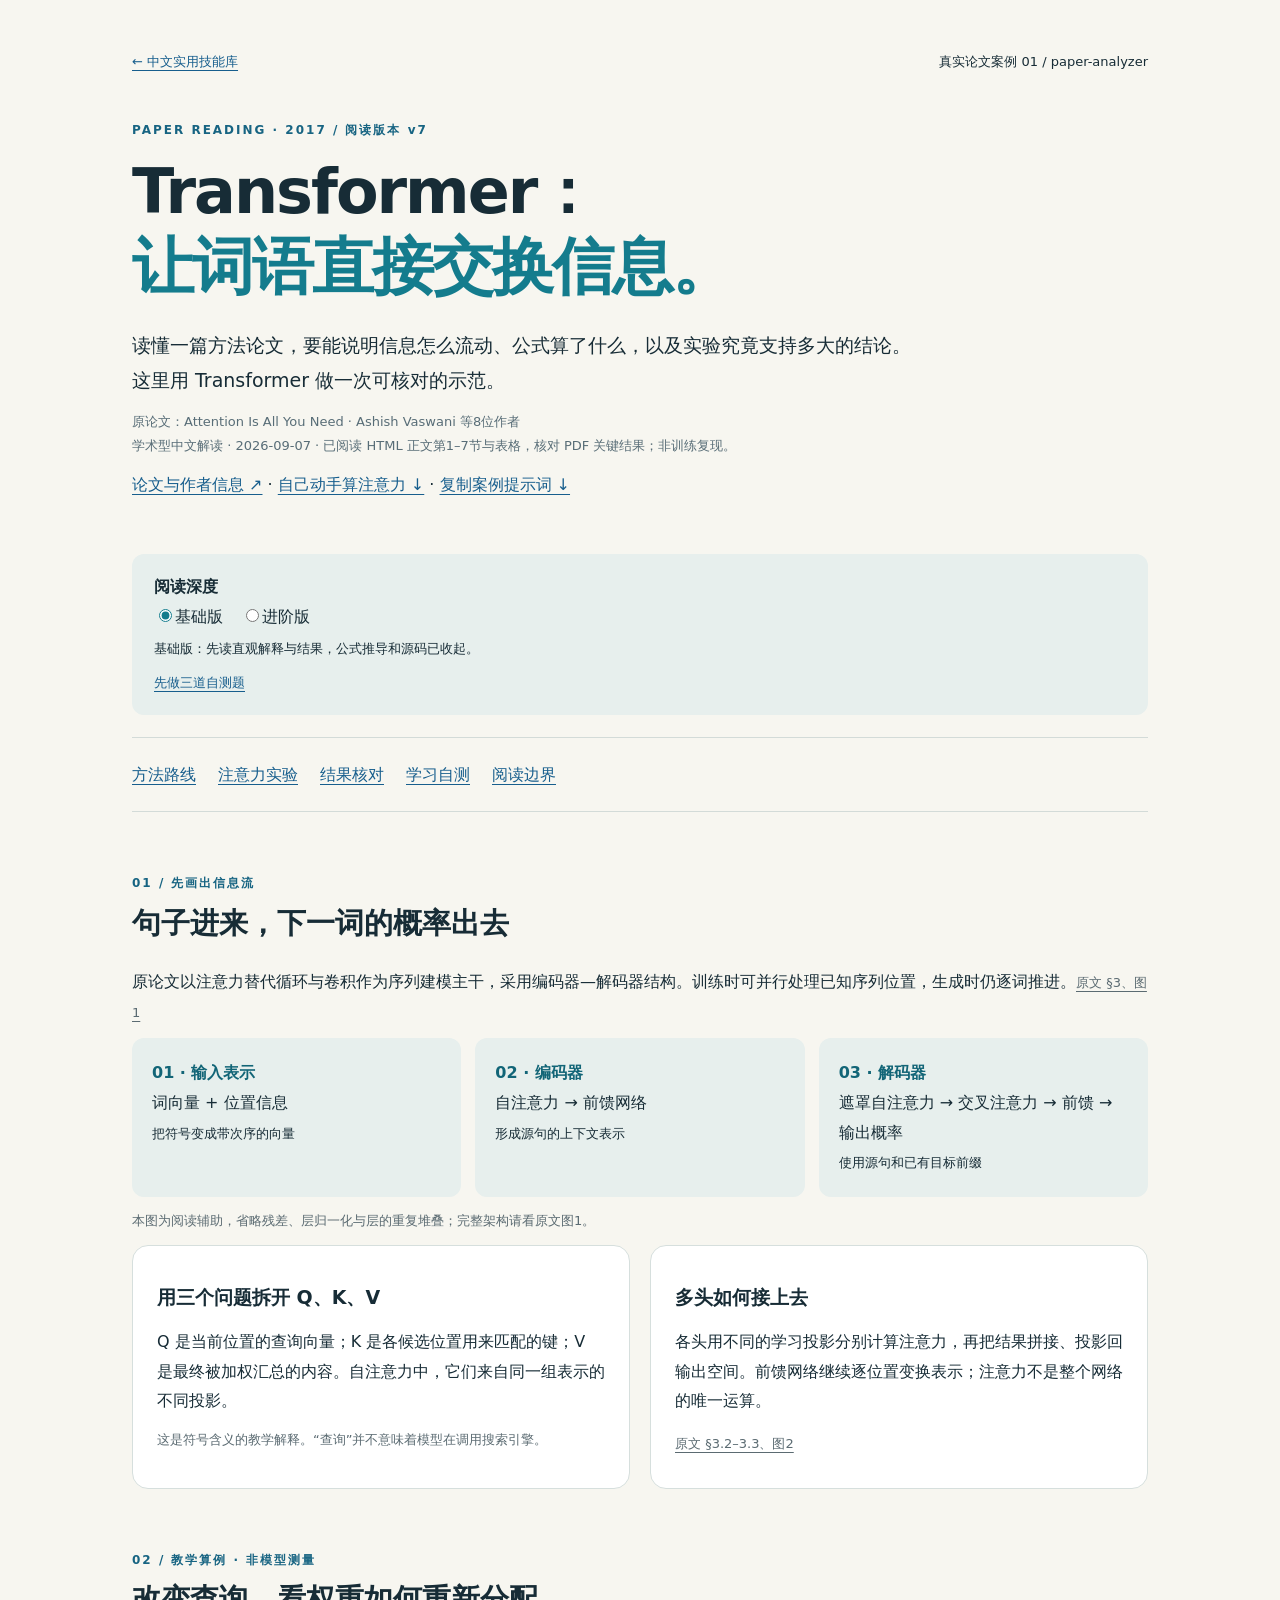
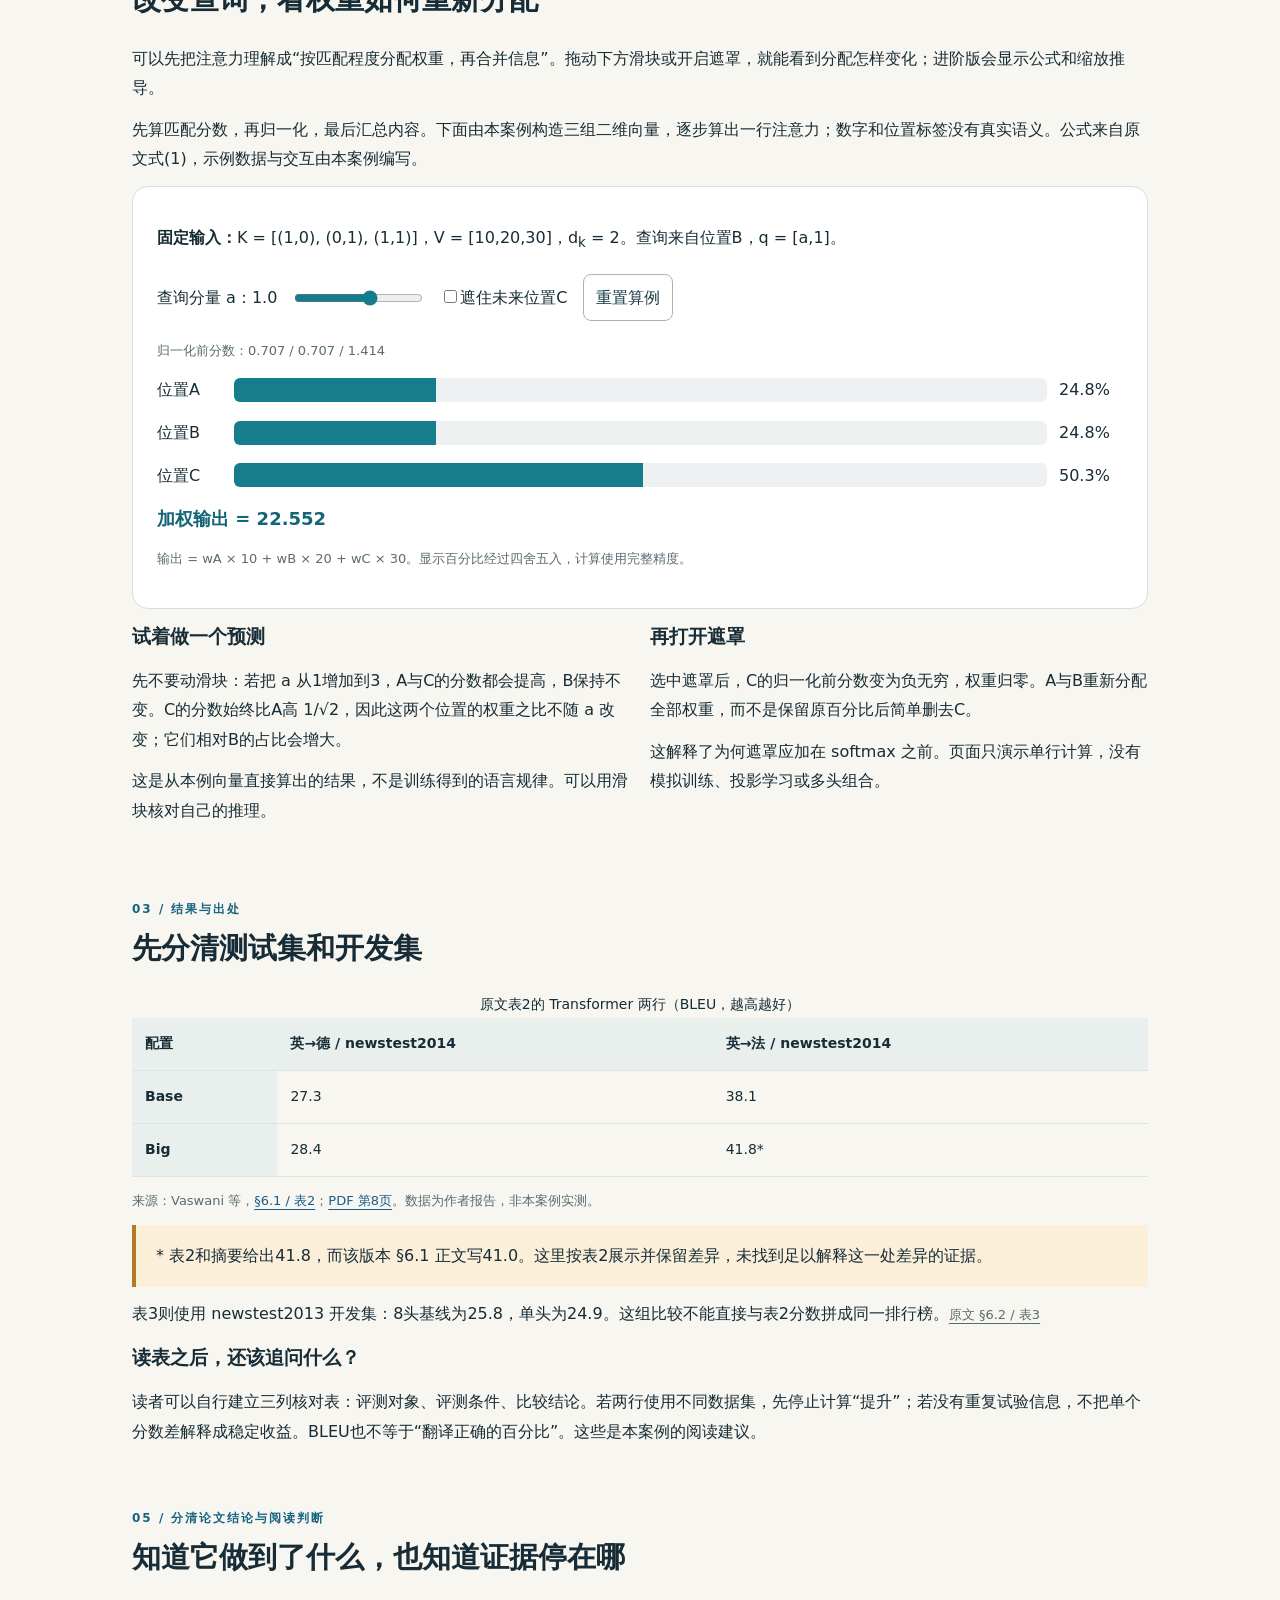
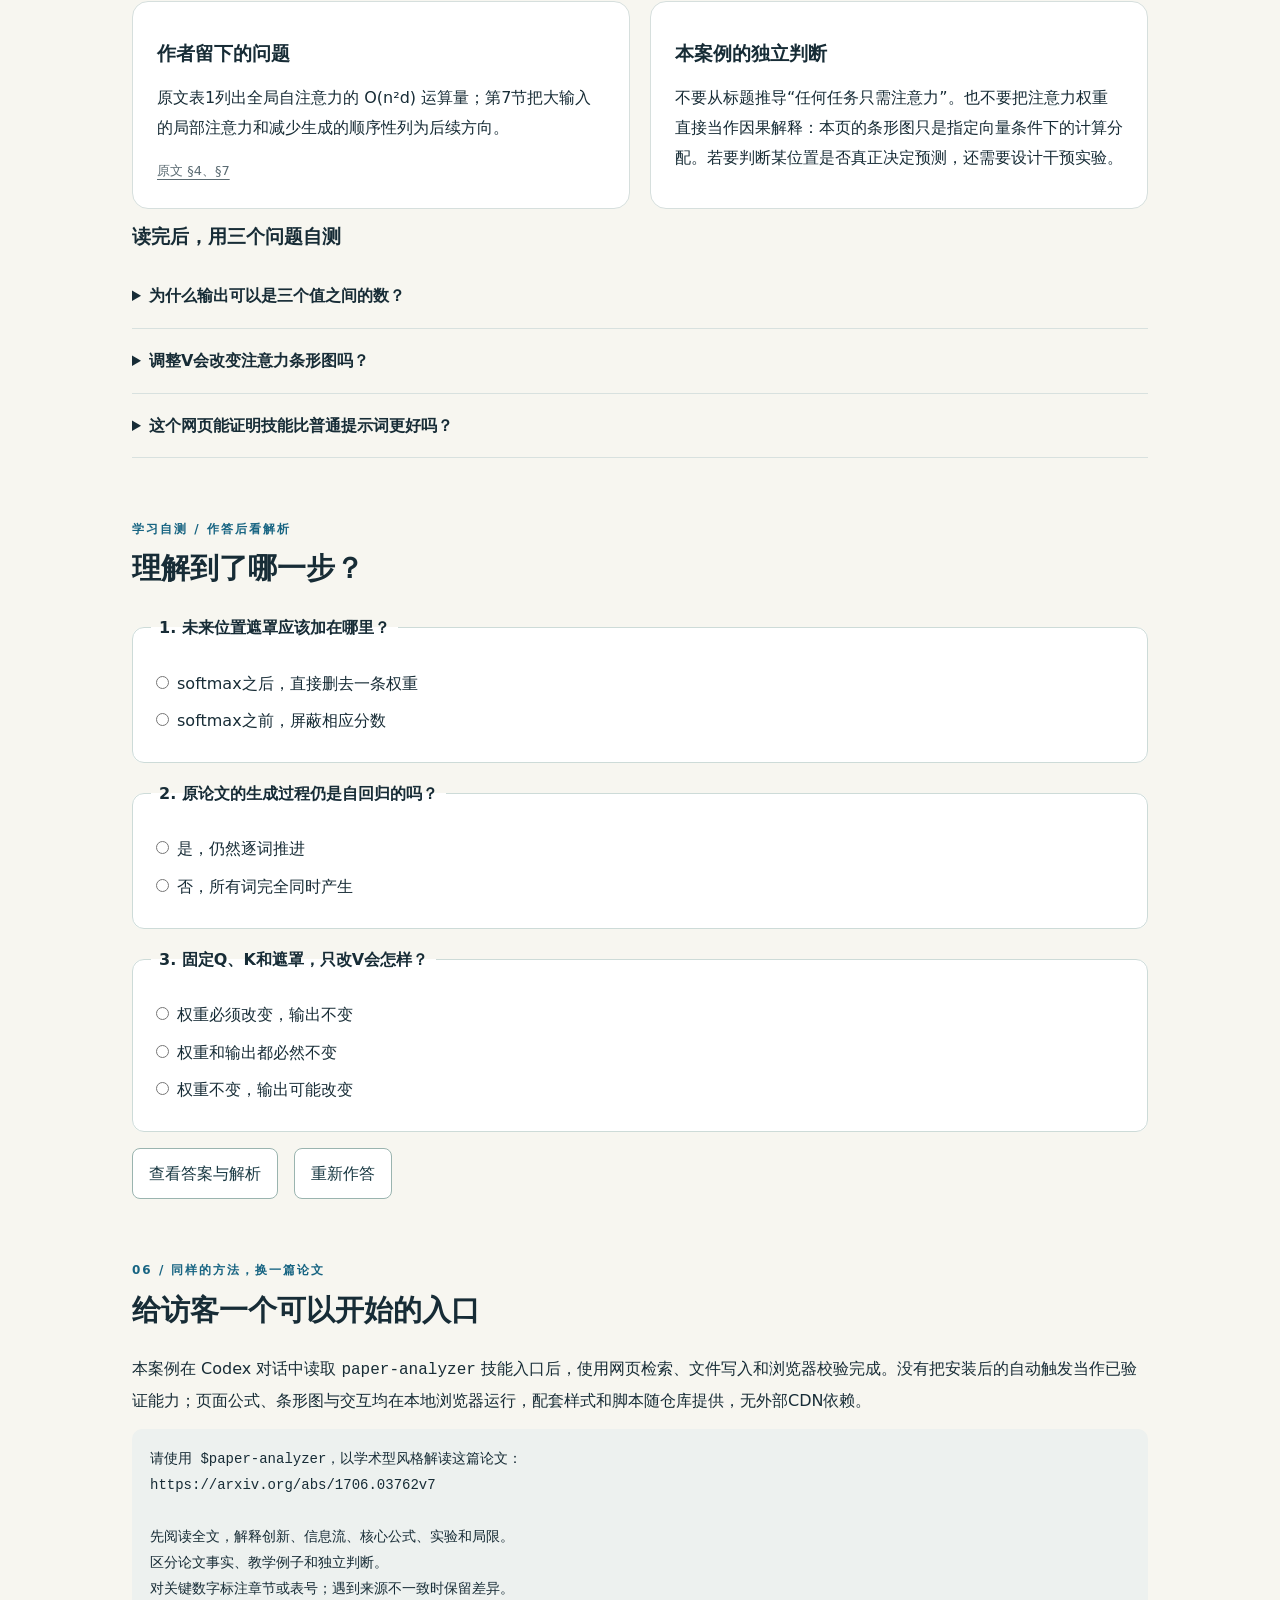
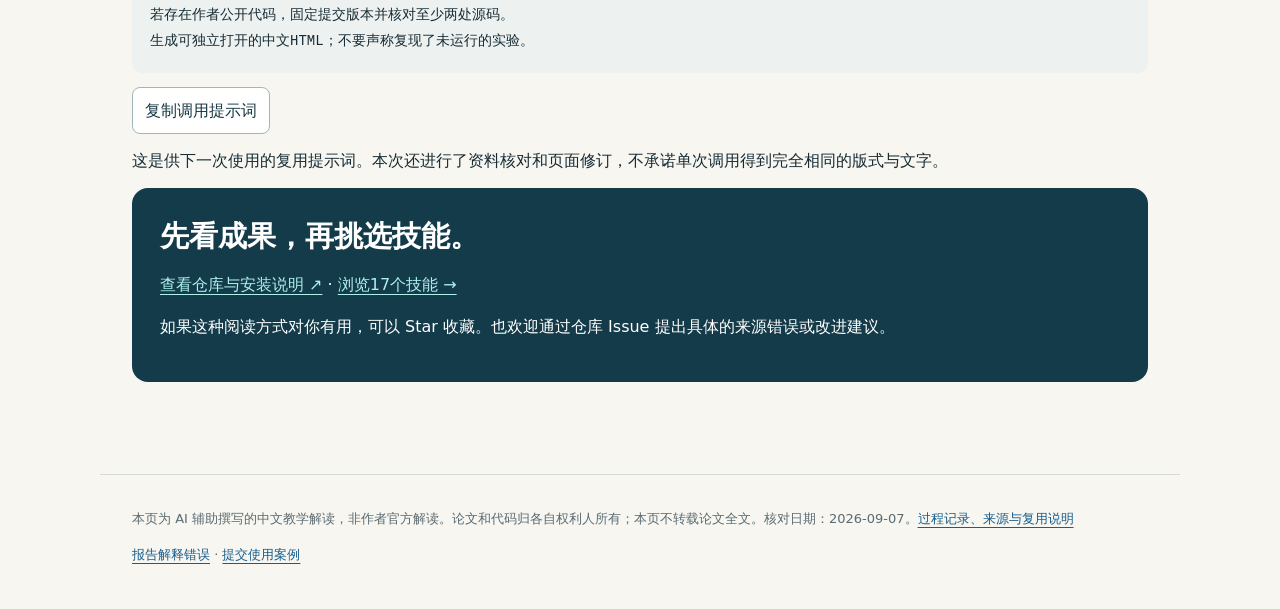
<file: examples/attention-is-all-you-need/index.html>
<!doctype html>
<html lang="zh-CN">
<head>
<meta charset="utf-8"><meta name="viewport" content="width=device-width,initial-scale=1">
<title>Transformer：让词语直接交换信息 · 中文论文解读</title>
<meta name="description" content="Attention Is All You Need 中文阅读案例：方法流程、可操作的注意力实验、结果核验及作者公开源码。">
<link rel="stylesheet" href="../../assets/learning.css">
<style>
:root{color:#172c36;background:#f7f6f0;font-family:"Microsoft YaHei","PingFang SC",system-ui,sans-serif;line-height:1.85}*{box-sizing:border-box}body{margin:0}a{color:#175e8d;text-underline-offset:4px}header,main,footer{max-width:1080px;margin:auto;padding:32px}header{padding-top:50px}.top{display:flex;justify-content:space-between;gap:16px;font-size:13px}.eyebrow{color:#176482;font-weight:700;letter-spacing:2px;font-size:12px}.hero{padding:45px 0 20px}h1{font-size:clamp(32px,5vw,62px);line-height:1.2;letter-spacing:-2px;margin:14px 0 24px}h1 span{color:#147c8d}.lead{font-size:19px;max-width:780px}.meta{font-size:13px;color:#586d77}.nav{display:flex;flex-wrap:wrap;gap:12px 22px;padding:22px 0;border-top:1px solid #d3dbd8;border-bottom:1px solid #d3dbd8}main{padding-top:0}section{margin:28px 0 60px;scroll-margin-top:20px}h2{font-size:29px;line-height:1.4;margin:8px 0 24px}h3{font-size:19px;margin:10px 0}p{margin:12px 0}.muted,.source{font-size:13px;color:#5b6b72}.panel{padding:24px;border:1px solid #d6dfdd;background:white;border-radius:16px}.grid{display:grid;grid-template-columns:1fr 1fr;gap:20px}.path{display:grid;grid-template-columns:repeat(3,1fr);gap:14px}.step{background:#e7efed;border-radius:12px;padding:20px}.step b{display:block;color:#126577}.formula{font-family:Georgia,"Times New Roman",serif;font-size:23px;padding:22px;background:#142f3c;color:#fff;border-radius:12px;overflow-x:auto;white-space:nowrap}.note{padding:16px 20px;border-left:4px solid #b67a24;background:#fbefda}.controls{display:flex;flex-wrap:wrap;align-items:center;gap:15px;margin:18px 0}select,button{font:inherit;padding:8px 12px;border:1px solid #a4b5b9;border-radius:8px;background:white;color:#183842}input{accent-color:#147c8d}button{cursor:pointer}.bars{display:grid;gap:13px}.barrow{display:grid;grid-template-columns:65px 1fr 64px;align-items:center;gap:12px}.track{height:24px;background:#edf1f2;border-radius:6px;overflow:hidden}.fill{height:100%;background:#167d8d}.output{font-size:18px;font-weight:700;color:#126577}.tablewrap{overflow:auto}table{width:100%;border-collapse:collapse;font-size:14px}th,td{padding:13px;text-align:left;border-bottom:1px solid #dce3e1}th{background:#e9efed}code,pre{font-family:Consolas,monospace}code{overflow-wrap:anywhere}pre{white-space:pre-wrap;overflow-wrap:anywhere;background:#edf1ef;padding:18px;border-radius:10px;font-size:14px}details{padding:17px 0;border-bottom:1px solid #d8e1df}summary{cursor:pointer;font-weight:700}footer{font-size:13px;color:#5b6b72;border-top:1px solid #d3dbd8}.cta{background:#143b4a;color:white;padding:28px;border-radius:16px}.cta a{color:#adf1ed}.cta h2{margin:0 0 14px}a:focus-visible,button:focus-visible,select:focus-visible,input:focus-visible,summary:focus-visible{outline:3px solid #e7a33c;outline-offset:4px}@media(max-width:680px){header,main,footer{padding:22px}.hero{padding-top:28px}h1{letter-spacing:-1px}.grid,.path{grid-template-columns:1fr}.top{flex-wrap:wrap}.panel{padding:18px}.barrow{grid-template-columns:55px 1fr 58px;gap:8px}.formula{font-size:18px}h2{font-size:25px}}
</style><link rel="icon" href="data:,"></head>
<body data-reading="basic">
<header><div class="top"><a href="../../index.html">← 中文实用技能库</a><span>真实论文案例 01 / paper-analyzer</span></div>
<div class="hero"><div class="eyebrow">PAPER READING · 2017 / 阅读版本 v7</div><h1>Transformer：<br><span>让词语直接交换信息。</span></h1>
<p class="lead">读懂一篇方法论文，要能说明信息怎么流动、公式算了什么，以及实验究竟支持多大的结论。这里用 Transformer 做一次可核对的示范。</p>
<p class="meta">原论文：Attention Is All You Need · Ashish Vaswani 等8位作者<br>学术型中文解读 · 2026-09-07 · 已阅读 HTML 正文第1–7节与表格，核对 PDF 关键结果；非训练复现。</p>
<p><a href="https://arxiv.org/abs/1706.03762v7">论文与作者信息 ↗</a> · <a href="#try">自己动手算注意力 ↓</a> · <a href="#reproduce">复制案例提示词 ↓</a></p></div>
<div class="reading-tools"><strong>阅读深度</strong><br><label><input type="radio" name="reading-level" value="basic" checked>基础版</label><label><input type="radio" name="reading-level" value="advanced">进阶版</label><p id="reading-notice" role="status">基础版：先读直观解释与结果，公式推导和源码已收起。</p><a href="#quiz">先做三道自测题</a></div><nav class="nav" aria-label="文章目录"><a href="#method">方法路线</a><a href="#try">注意力实验</a><a href="#results">结果核对</a><a href="#code" data-advanced>源码对应</a><a href="#quiz">学习自测</a><a href="#limits">阅读边界</a></nav></header>
<main>
<section id="method"><div class="eyebrow">01 / 先画出信息流</div><h2>句子进来，下一词的概率出去</h2>
<p>原论文以注意力替代循环与卷积作为序列建模主干，采用编码器—解码器结构。训练时可并行处理已知序列位置，生成时仍逐词推进。<a class="source" href="https://arxiv.org/html/1706.03762v7#S3">原文 §3、图1</a></p>
<div class="path" aria-label="根据原文结构重新绘制的简化信息流"><div class="step"><b>01 · 输入表示</b>词向量 + 位置信息<br><small>把符号变成带次序的向量</small></div><div class="step"><b>02 · 编码器</b>自注意力 → 前馈网络<br><small>形成源句的上下文表示</small></div><div class="step"><b>03 · 解码器</b>遮罩自注意力 → 交叉注意力 → 前馈 → 输出概率<br><small>使用源句和已有目标前缀</small></div></div>
<p class="muted">本图为阅读辅助，省略残差、层归一化与层的重复堆叠；完整架构请看原文图1。</p>
<div class="grid"><div class="panel"><h3>用三个问题拆开 Q、K、V</h3><p>Q 是当前位置的查询向量；K 是各候选位置用来匹配的键；V 是最终被加权汇总的内容。自注意力中，它们来自同一组表示的不同投影。</p><p class="muted">这是符号含义的教学解释。“查询”并不意味着模型在调用搜索引擎。</p></div><div class="panel"><h3>多头如何接上去</h3><p>各头用不同的学习投影分别计算注意力，再把结果拼接、投影回输出空间。前馈网络继续逐位置变换表示；注意力不是整个网络的唯一运算。</p><a class="source" href="https://arxiv.org/html/1706.03762v7#S3.S2">原文 §3.2–3.3、图2</a></div></div>
</section>
<section id="try"><div class="eyebrow">02 / 教学算例 · 非模型测量</div><h2>改变查询，看权重如何重新分配</h2><p data-basic>可以先把注意力理解成“按匹配程度分配权重，再合并信息”。拖动下方滑块或开启遮罩，就能看到分配怎样变化；进阶版会显示公式和缩放推导。</p>
<div class="formula" data-advanced role="math" aria-label="Attention 等于 softmax 括号 Q 乘 K 转置除以根号 d k 括号，再乘 V">Attention(Q, K, V) = softmax(QK<sup>T</sup> / √d<sub>k</sub>)V</div>
<p>先算匹配分数，再归一化，最后汇总内容。下面由本案例构造三组二维向量，逐步算出一行注意力；数字和位置标签没有真实语义。公式来自原文式(1)，示例数据与交互由本案例编写。</p>
<div class="panel"><p><strong>固定输入：</strong>K = [(1,0), (0,1), (1,1)]，V = [10,20,30]，d<sub>k</sub> = 2。查询来自位置B，q = [a,1]。</p>
<div class="controls"><label for="query">查询分量 a：<output id="aValue">1.0</output></label><input id="query" type="range" min="-2" max="3" step="0.1" value="1"><label><input type="checkbox" id="mask">遮住未来位置C</label><button id="reset" type="button">重置算例</button></div>
<p id="scores" class="muted"></p><div class="bars" aria-label="三个位置的注意力权重"><div class="barrow"><span>位置A</span><div class="track"><div class="fill" id="bar0"></div></div><output id="weight0"></output></div><div class="barrow"><span>位置B</span><div class="track"><div class="fill" id="bar1"></div></div><output id="weight1"></output></div><div class="barrow"><span>位置C</span><div class="track"><div class="fill" id="bar2"></div></div><output id="weight2"></output></div></div>
<p class="output" id="result" aria-live="polite"></p><p class="muted">输出 = wA × 10 + wB × 20 + wC × 30。显示百分比经过四舍五入，计算使用完整精度。</p></div>
<div class="grid"><div><h3>试着做一个预测</h3><p>先不要动滑块：若把 a 从1增加到3，A与C的分数都会提高，B保持不变。C的分数始终比A高 1/√2，因此这两个位置的权重之比不随 a 改变；它们相对B的占比会增大。</p><p>这是从本例向量直接算出的结果，不是训练得到的语言规律。可以用滑块核对自己的推理。</p></div><div><h3>再打开遮罩</h3><p>选中遮罩后，C的归一化前分数变为负无穷，权重归零。A与B重新分配全部权重，而不是保留原百分比后简单删去C。</p><p>这解释了为何遮罩应加在 softmax 之前。页面只演示单行计算，没有模拟训练、投影学习或多头组合。</p></div></div>
<details data-advanced><summary>为什么除以 √dₖ？</summary><p>在分量独立、均值0、方差1的简化假设下，dₖ项乘积的和具有方差dₖ；除以√dₖ把方差缩回1。这是解释数值尺度的条件性推导，不说明训练中的所有向量都满足该假设。<a href="https://arxiv.org/html/1706.03762v7#S3.S2.S1">原文 §3.2.1</a></p></details>
</section>
<section id="results"><div class="eyebrow">03 / 结果与出处</div><h2>先分清测试集和开发集</h2>
<div class="tablewrap"><table><caption>原文表2的 Transformer 两行（BLEU，越高越好）</caption><thead><tr><th scope="col">配置</th><th scope="col">英→德 / newstest2014</th><th scope="col">英→法 / newstest2014</th></tr></thead><tbody><tr><th scope="row">Base</th><td>27.3</td><td>38.1</td></tr><tr><th scope="row">Big</th><td>28.4</td><td>41.8*</td></tr></tbody></table></div>
<p class="source">来源：Vaswani 等，<a href="https://arxiv.org/html/1706.03762v7#S6.S1">§6.1 / 表2</a>；<a href="https://arxiv.org/pdf/1706.03762v7#page=8">PDF 第8页</a>。数据为作者报告，非本案例实测。</p>
<p class="note">* 表2和摘要给出41.8，而该版本 §6.1 正文写41.0。这里按表2展示并保留差异，未找到足以解释这一处差异的证据。</p>
<p>表3则使用 newstest2013 开发集：8头基线为25.8，单头为24.9。这组比较不能直接与表2分数拼成同一排行榜。<a class="source" href="https://arxiv.org/html/1706.03762v7#S6.S2">原文 §6.2 / 表3</a></p>
<h3>读表之后，还该追问什么？</h3><p>读者可以自行建立三列核对表：评测对象、评测条件、比较结论。若两行使用不同数据集，先停止计算“提升”；若没有重复试验信息，不把单个分数差解释成稳定收益。BLEU也不等于“翻译正确的百分比”。这些是本案例的阅读建议。</p>
</section>
<section id="code" data-advanced><div class="eyebrow">04 / 从公式走到实现</div><h2>固定源码版本，避免行号漂移</h2>
<p>论文第7节指向作者公开项目 Tensor2Tensor。本次只静态阅读 <code>common_attention.py</code> 中相关函数，固定提交 <code>bafdc1b67730430d38d6ab802cbd51f9d053ba2e</code>；它是后续维护版本，不能当作2017年实验的精确代码快照。</p>
<div class="tablewrap"><table><thead><tr><th>方法中的步骤</th><th>核对到的实现</th><th>固定版本定位</th></tr></thead><tbody>
<tr><td>按每头键维度缩放</td><td>普通多头路径在点积之前缩放 q；vars_3d 分支另行处理，不能一概而论。</td><td><a href="https://github.com/tensorflow/tensor2tensor/blob/bafdc1b67730430d38d6ab802cbd51f9d053ba2e/tensor2tensor/layers/common_attention.py#L4694-L4702">4694–4702行</a></td></tr>
<tr><td>点积 → 遮罩偏置 → softmax → 汇总V</td><td>dot_product_attention 先加 bias 再归一化，最后矩阵乘V；实现还包含 dropout 等训练处理。</td><td><a href="https://github.com/tensorflow/tensor2tensor/blob/bafdc1b67730430d38d6ab802cbd51f9d053ba2e/tensor2tensor/layers/common_attention.py#L1648-L1667">1648–1667行</a></td></tr>
<tr><td>只允许当前位置及之前位置</td><td>attention_bias_lower_triangle 调用局部偏置辅助函数，右侧窗口为0。</td><td><a href="https://github.com/tensorflow/tensor2tensor/blob/bafdc1b67730430d38d6ab802cbd51f9d053ba2e/tensor2tensor/layers/common_attention.py#L976-L987">976–987行</a></td></tr>
</tbody></table></div><p class="muted">未下载权重、未安装 TensorFlow、未运行作者训练配置。源码对应证明这里读到了相关运算，不证明复现了论文得分。</p>
</section>
<section id="limits"><div class="eyebrow">05 / 分清论文结论与阅读判断</div><h2>知道它做到了什么，也知道证据停在哪</h2>
<div class="grid"><div class="panel"><h3>作者留下的问题</h3><p>原文表1列出全局自注意力的 O(n²d) 运算量；第7节把大输入的局部注意力和减少生成的顺序性列为后续方向。</p><a class="source" href="https://arxiv.org/html/1706.03762v7#S7">原文 §4、§7</a></div><div class="panel"><h3>本案例的独立判断</h3><p>不要从标题推导“任何任务只需注意力”。也不要把注意力权重直接当作因果解释：本页的条形图只是指定向量条件下的计算分配。若要判断某位置是否真正决定预测，还需要设计干预实验。</p></div></div>
<h3>读完后，用三个问题自测</h3><details><summary>为什么输出可以是三个值之间的数？</summary><p>在这个没有 dropout 的单行算例中，softmax 权重非负且总和为1，所以加权输出位于V的最小值与最大值之间。完整模型还有后续变换，不能把这个范围限制套到整个网络。</p></details><details><summary>调整V会改变注意力条形图吗？</summary><p>在本算例固定Q、K的条件下不会；权重只由Q、K与遮罩决定。但输出会改变，因为被加权的内容变了。</p></details><details><summary>这个网页能证明技能比普通提示词更好吗？</summary><p>不能。它展示了一次按技能流程完成的产物。若要衡量技能增益，应对同一材料设置有技能与无技能的对照，用来源准确性、关键遗漏等一致标准评审多个样本。</p></details>
</section>
<section id="quiz"><div class="eyebrow">学习自测 / 作答后看解析</div><h2>理解到了哪一步？</h2><form data-quiz>
<fieldset class="quiz-card" data-answer="b" data-explanation="正确答案B。先把不允许位置的分数屏蔽，再对剩余位置归一化，权重之和才能保持为1。"><legend>1. 未来位置遮罩应该加在哪里？</legend><label><input type="radio" name="tq1" value="a">softmax之后，直接删去一条权重</label><label><input type="radio" name="tq1" value="b">softmax之前，屏蔽相应分数</label><p class="quiz-feedback" hidden></p></fieldset>
<fieldset class="quiz-card" data-answer="a" data-explanation="正确答案A。训练时目标序列已知，生成时仍依赖已有前缀，不能把训练并行理解为整句同时生成。"><legend>2. 原论文的生成过程仍是自回归的吗？</legend><label><input type="radio" name="tq2" value="a">是，仍然逐词推进</label><label><input type="radio" name="tq2" value="b">否，所有词完全同时产生</label><p class="quiz-feedback" hidden></p></fieldset>
<fieldset class="quiz-card" data-answer="c" data-explanation="正确答案C。只有在本算例固定Q、K和遮罩的条件下，权重保持不变，而被加权的值改变会影响输出。"><legend>3. 固定Q、K和遮罩，只改V会怎样？</legend><label><input type="radio" name="tq3" value="a">权重必须改变，输出不变</label><label><input type="radio" name="tq3" value="b">权重和输出都必然不变</label><label><input type="radio" name="tq3" value="c">权重不变，输出可能改变</label><p class="quiz-feedback" hidden></p></fieldset>
<div class="quiz-actions"><button type="submit">查看答案与解析</button><button type="reset">重新作答</button><p data-score role="status"></p></div></form></section>
<section id="reproduce"><div class="eyebrow">06 / 同样的方法，换一篇论文</div><h2>给访客一个可以开始的入口</h2>
<p>本案例在 Codex 对话中读取 <code>paper-analyzer</code> 技能入口后，使用网页检索、文件写入和浏览器校验完成。没有把安装后的自动触发当作已验证能力；页面公式、条形图与交互均在本地浏览器运行，配套样式和脚本随仓库提供，无外部CDN依赖。</p>
<pre id="prompt">请使用 $paper-analyzer，以学术型风格解读这篇论文：
https://arxiv.org/abs/1706.03762v7

先阅读全文，解释创新、信息流、核心公式、实验和局限。
区分论文事实、教学例子和独立判断。
对关键数字标注章节或表号；遇到来源不一致时保留差异。
若存在作者公开代码，固定提交版本并核对至少两处源码。
生成可独立打开的中文HTML；不要声称复现了未运行的实验。</pre>
<button id="copy" type="button">复制调用提示词</button><span id="copyStatus" role="status"></span>
<p>这是供下一次使用的复用提示词。本次还进行了资料核对和页面修订，不承诺单次调用得到完全相同的版式与文字。</p>
<div class="cta"><h2>先看成果，再挑选技能。</h2><p><a href="https://github.com/LZ-creator-master/awesome-skills">查看仓库与安装说明 ↗</a> · <a href="../../index.html">浏览17个技能 →</a></p><p>如果这种阅读方式对你有用，可以 Star 收藏。也欢迎通过仓库 Issue 提出具体的来源错误或改进建议。</p></div>
</section>
</main><footer>本页为 AI 辅助撰写的中文教学解读，非作者官方解读。论文和代码归各自权利人所有；本页不转载论文全文。核对日期：2026-09-07。<a href="https://github.com/LZ-creator-master/awesome-skills/blob/main/docs/论文案例说明.md">过程记录、来源与复用说明</a><p><a href="https://github.com/LZ-creator-master/awesome-skills/issues/new?template=content-error.yml">报告解释错误</a> · <a href="https://github.com/LZ-creator-master/awesome-skills/issues/new?template=usage-case.yml">提交使用案例</a></p></footer>
<script>
const slider=document.querySelector('#query'),mask=document.querySelector('#mask');
function calculate(){const a=Number(slider.value);const logits=[a/Math.sqrt(2),1/Math.sqrt(2),mask.checked?-Infinity:(a+1)/Math.sqrt(2)];const max=Math.max(...logits);const exp=logits.map(x=>Math.exp(x-max));const sum=exp.reduce((x,y)=>x+y,0);const w=exp.map(x=>x/sum);document.querySelector('#aValue').textContent=a.toFixed(1);document.querySelector('#scores').textContent='归一化前分数：'+logits.map(x=>Number.isFinite(x)?x.toFixed(3):'−∞（遮罩）').join(' / ');w.forEach((x,i)=>{document.querySelector('#bar'+i).style.width=(100*x)+'%';document.querySelector('#weight'+i).textContent=(100*x).toFixed(1)+'%'});document.querySelector('#result').textContent='加权输出 = '+w.reduce((s,x,i)=>s+x*(i+1)*10,0).toFixed(3);}
slider.addEventListener('input',calculate);mask.addEventListener('change',calculate);document.querySelector('#reset').addEventListener('click',()=>{slider.value=1;mask.checked=false;calculate()});document.querySelector('#copy').addEventListener('click',async()=>{try{await navigator.clipboard.writeText(document.querySelector('#prompt').textContent);document.querySelector('#copyStatus').textContent=' 已复制'}catch{document.querySelector('#copyStatus').textContent=' 请选中上方提示词手动复制'}});calculate();
</script><script src="../../assets/learning.js"></script></body></html>
</file>
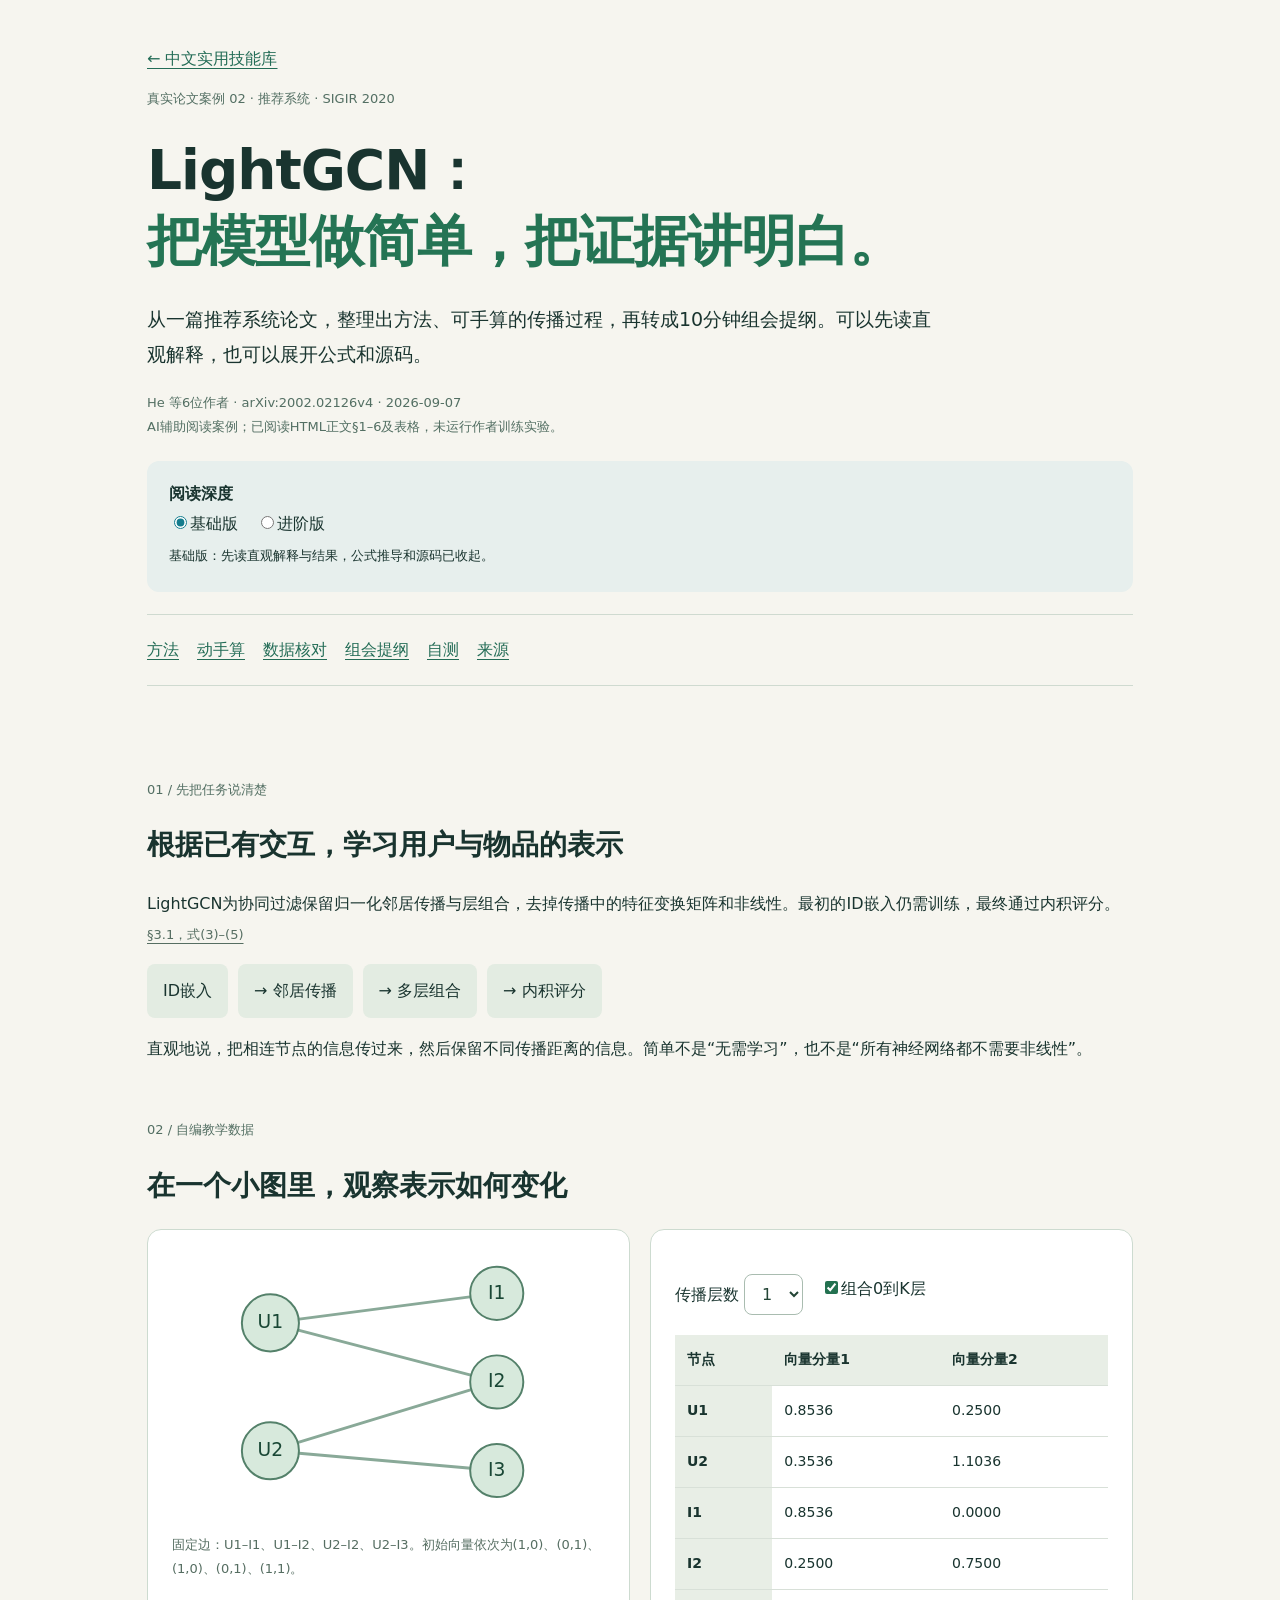
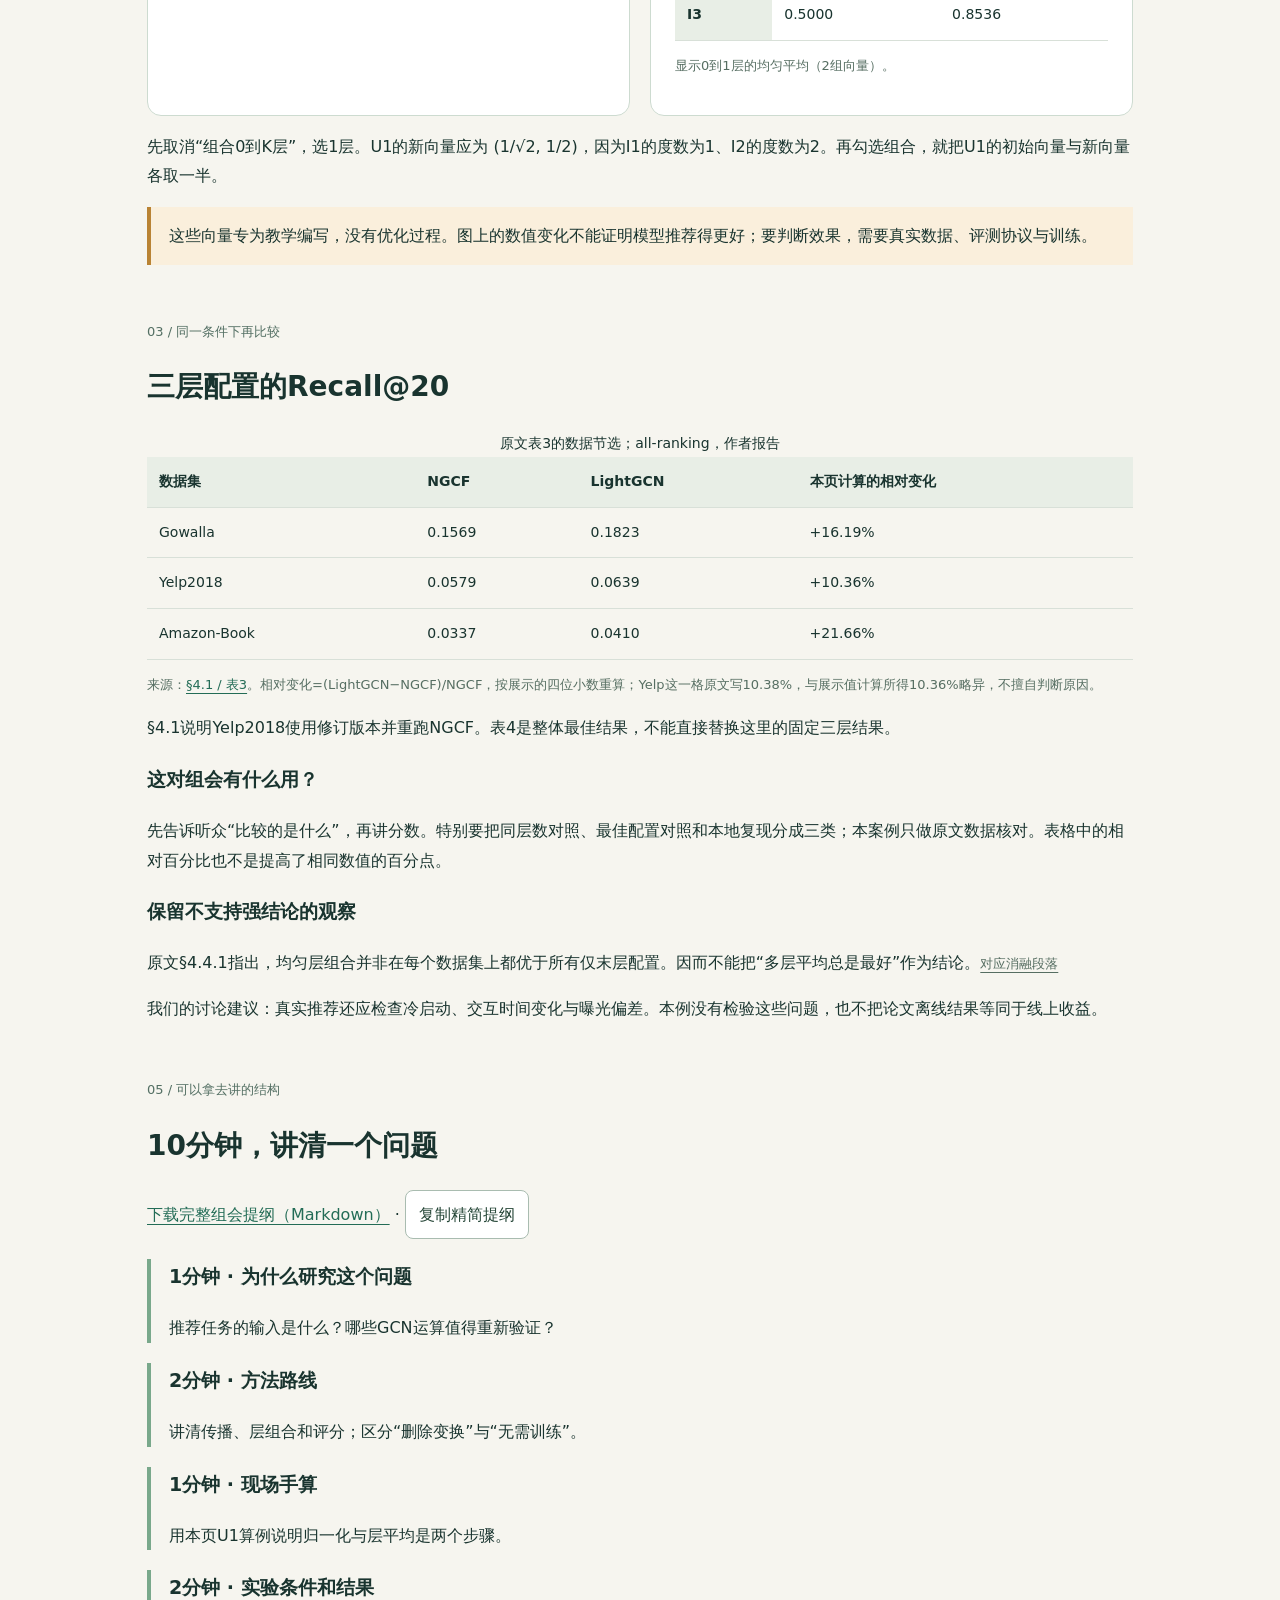
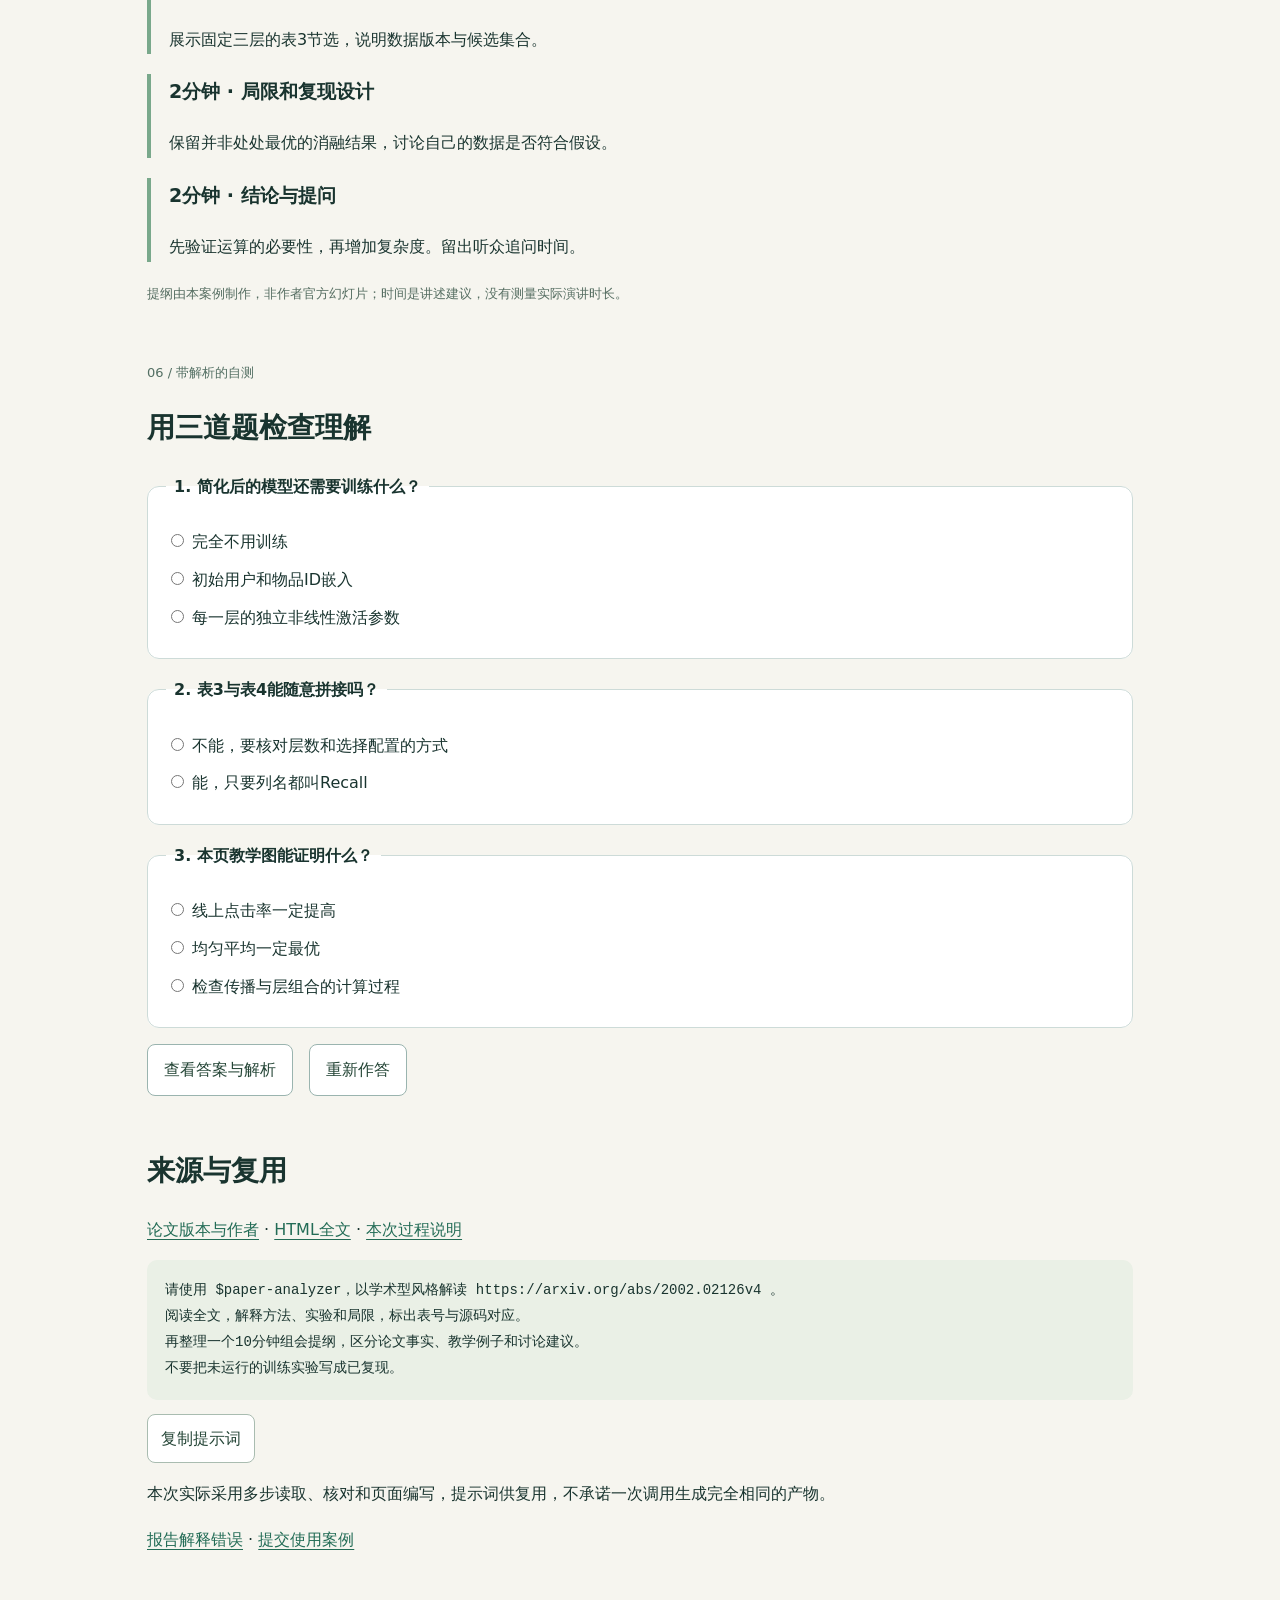
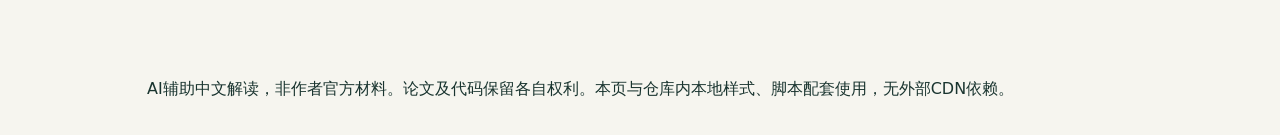
<file: examples/lightgcn/index.html>
<!doctype html><html lang="zh-CN"><head><meta charset="utf-8"><meta name="viewport" content="width=device-width,initial-scale=1"><title>LightGCN：从推荐论文到10分钟组会 · 中文实用技能库</title>
<meta name="description" content="LightGCN中文论文案例，含图传播算例、原文数据核对、源码定位与可下载的10分钟组会提纲。">
<link rel="stylesheet" href="../../assets/learning.css">
<style>
:root{font-family:"Microsoft YaHei",system-ui,sans-serif;color:#19342f;background:#f6f5ef;line-height:1.85}*{box-sizing:border-box}body{margin:0}header,main,footer{max-width:1050px;padding:32px;margin:auto}header{padding-top:44px}h1{font-size:clamp(32px,5vw,55px);line-height:1.3;letter-spacing:-1px;margin:24px 0}h1 span{color:#247454}h2{font-size:28px;line-height:1.45}h3{font-size:19px}a{color:#236c56;text-underline-offset:4px}.tag{font-size:13px;color:#536f63}.lead{font-size:19px;max-width:790px}.nav{display:flex;gap:18px;flex-wrap:wrap;border-block:1px solid #cfdad0;padding:20px 0}.panel{border:1px solid #cddbd0;background:white;border-radius:14px;padding:24px}.grid{display:grid;grid-template-columns:1fr 1fr;gap:20px}section{margin:28px 0 55px;scroll-margin-top:18px}.path{display:flex;flex-wrap:wrap;gap:10px}.path span{background:#e3ece2;padding:12px 16px;border-radius:8px}.source,.muted{font-size:13px;color:#566e62}.formula{overflow:auto;white-space:nowrap;background:#193d31;color:white;font-size:21px;padding:20px;border-radius:12px}.tablewrap{overflow:auto}table{width:100%;border-collapse:collapse;font-size:14px}th,td{text-align:left;padding:12px;border-bottom:1px solid #d8e0d8}th{background:#e8eee6}button,select{font:inherit;border:1px solid #a9bcb0;padding:9px 13px;border-radius:8px;background:white;color:#244536}button{cursor:pointer}input{accent-color:#237150}.controls{display:flex;gap:18px;flex-wrap:wrap;margin:20px 0}.note{border-left:4px solid #b98334;padding:14px 18px;background:#faefdc}pre{white-space:pre-wrap;overflow-wrap:anywhere;background:#eaf0e6;padding:18px;border-radius:10px;font-size:14px}code{overflow-wrap:anywhere}summary{cursor:pointer;font-weight:700}details{padding:16px 0;border-bottom:1px solid #ccd8cf}svg{width:100%;height:auto}.slide{border-left:4px solid #79a88b;padding:0 0 0 18px;margin:20px 0}a:focus-visible,button:focus-visible,input:focus-visible,select:focus-visible,summary:focus-visible{outline:3px solid #c58c2f;outline-offset:3px}@media(max-width:680px){header,main,footer{padding:22px}.grid{grid-template-columns:1fr}.panel{padding:17px}h2{font-size:24px}}
</style><link rel="icon" href="data:,"></head><body data-reading="basic">
<header><a href="../../index.html">← 中文实用技能库</a><p class="tag">真实论文案例 02 · 推荐系统 · SIGIR 2020</p><h1>LightGCN：<br><span>把模型做简单，把证据讲明白。</span></h1><p class="lead">从一篇推荐系统论文，整理出方法、可手算的传播过程，再转成10分钟组会提纲。可以先读直观解释，也可以展开公式和源码。</p><p class="tag">He 等6位作者 · arXiv:2002.02126v4 · 2026-09-07<br>AI辅助阅读案例；已阅读HTML正文§1–6及表格，未运行作者训练实验。</p>
<div class="reading-tools"><strong>阅读深度</strong><br><label><input type="radio" name="reading-level" value="basic" checked>基础版</label><label><input type="radio" name="reading-level" value="advanced">进阶版</label><p id="reading-notice" role="status">基础版：先读直观解释与结果，公式推导和源码已收起。</p></div>
<nav class="nav"><a href="#method">方法</a><a href="#graph">动手算</a><a href="#evidence">数据核对</a><a href="#meeting">组会提纲</a><a href="#quiz">自测</a><a href="#sources">来源</a></nav></header>
<main><section id="method"><p class="tag">01 / 先把任务说清楚</p><h2>根据已有交互，学习用户与物品的表示</h2><p>LightGCN为协同过滤保留归一化邻居传播与层组合，去掉传播中的特征变换矩阵和非线性。最初的ID嵌入仍需训练，最终通过内积评分。<a class="source" href="https://arxiv.org/html/2002.02126v4#S3.S1">§3.1，式(3)–(5)</a></p>
<div class="path" aria-label="方法流程"><span>ID嵌入</span><span>→ 邻居传播</span><span>→ 多层组合</span><span>→ 内积评分</span></div>
<p data-basic>直观地说，把相连节点的信息传过来，然后保留不同传播距离的信息。简单不是“无需学习”，也不是“所有神经网络都不需要非线性”。</p>
<div data-advanced><h3>传播与组合分开看</h3><div class="formula">eᵤ⁽ᵏ⁺¹⁾ = Σᵢ∈Nᵤ eᵢ⁽ᵏ⁾ / √(|Nᵤ| |Nᵢ|)</div><p>N是交互邻居集合，k是传播层数。双侧度数影响每条边的权重，不能把它直接解释为“所有邻居取算术平均”。</p><div class="formula">eᵤ = Σₖ₌₀ᴷ αₖ eᵤ⁽ᵏ⁾，αₖ = 1/(K+1)</div><p>这里列出论文实验采用的均匀层权重。它与传播时的归一化是两件事；前者组合不同层，后者组合相邻节点。<a class="source" href="https://arxiv.org/html/2002.02126v4#S3.S1.S2">§3.1.2</a></p></div>
</section>
<section id="graph"><p class="tag">02 / 自编教学数据</p><h2>在一个小图里，观察表示如何变化</h2><div class="grid"><div class="panel"><svg viewBox="0 0 440 260" role="img" aria-label="二部图：用户U1连接I1与I2，U2连接I2与I3"><g stroke="#89a998" stroke-width="3"><path d="M100 70L330 40M100 70L330 130M100 200L330 130M100 200L330 220"/></g><g fill="#d7e9dc" stroke="#54816a" stroke-width="2"><circle cx="100" cy="70" r="29"/><circle cx="100" cy="200" r="29"/><circle cx="330" cy="40" r="27"/><circle cx="330" cy="130" r="27"/><circle cx="330" cy="220" r="27"/></g><g fill="#194735" font-size="19" text-anchor="middle" dominant-baseline="middle"><text x="100" y="70">U1</text><text x="100" y="200">U2</text><text x="330" y="40">I1</text><text x="330" y="130">I2</text><text x="330" y="220">I3</text></g></svg><p class="muted">固定边：U1–I1、U1–I2、U2–I2、U2–I3。初始向量依次为(1,0)、(0,1)、(1,0)、(0,1)、(1,1)。</p></div><div class="panel"><div class="controls"><label>传播层数 <select id="layers"><option>0</option><option selected>1</option><option>2</option><option>3</option></select></label><label><input type="checkbox" id="combine" checked>组合0到K层</label></div><div class="tablewrap"><table><thead><tr><th>节点</th><th>向量分量1</th><th>向量分量2</th></tr></thead><tbody id="vectors"></tbody></table></div><p id="graph-note" role="status" class="muted"></p></div></div>
<p>先取消“组合0到K层”，选1层。U1的新向量应为 (1/√2, 1/2)，因为I1的度数为1、I2的度数为2。再勾选组合，就把U1的初始向量与新向量各取一半。</p><p class="note">这些向量专为教学编写，没有优化过程。图上的数值变化不能证明模型推荐得更好；要判断效果，需要真实数据、评测协议与训练。</p></section>
<section id="evidence"><p class="tag">03 / 同一条件下再比较</p><h2>三层配置的Recall@20</h2><div class="tablewrap"><table><caption>原文表3的数据节选；all-ranking，作者报告</caption><thead><tr><th>数据集</th><th>NGCF</th><th>LightGCN</th><th>本页计算的相对变化</th></tr></thead><tbody><tr><td>Gowalla</td><td>0.1569</td><td>0.1823</td><td>+16.19%</td></tr><tr><td>Yelp2018</td><td>0.0579</td><td>0.0639</td><td>+10.36%</td></tr><tr><td>Amazon-Book</td><td>0.0337</td><td>0.0410</td><td>+21.66%</td></tr></tbody></table></div><p class="source">来源：<a href="https://arxiv.org/html/2002.02126v4#S4.S1">§4.1 / 表3</a>。相对变化=(LightGCN−NGCF)/NGCF，按展示的四位小数重算；Yelp这一格原文写10.38%，与展示值计算所得10.36%略异，不擅自判断原因。</p><p>§4.1说明Yelp2018使用修订版本并重跑NGCF。表4是整体最佳结果，不能直接替换这里的固定三层结果。</p><h3>这对组会有什么用？</h3><p>先告诉听众“比较的是什么”，再讲分数。特别要把同层数对照、最佳配置对照和本地复现分成三类；本案例只做原文数据核对。表格中的相对百分比也不是提高了相同数值的百分点。</p>
<h3>保留不支持强结论的观察</h3><p>原文§4.4.1指出，均匀层组合并非在每个数据集上都优于所有仅末层配置。因而不能把“多层平均总是最好”作为结论。<a class="source" href="https://arxiv.org/html/2002.02126v4#S4.S4.S1">对应消融段落</a></p><p>我们的讨论建议：真实推荐还应检查冷启动、交互时间变化与曝光偏差。本例没有检验这些问题，也不把论文离线结果等同于线上收益。</p></section>
<section id="implementation" data-advanced><p class="tag">04 / 进阶：实现核对</p><h2>先读传播，再读训练目标</h2><p>采用论文提供的PyTorch实现链接所指向的仓库，固定提交 <code>947ca2b3b1d2d3545b114145710cb06c4e57b3d2</code>。此处只静态阅读相关代码，不声称完整环境已跑通。</p><ul><li><a href="https://github.com/gusye1234/LightGCN-PyTorch/blob/947ca2b3b1d2d3545b114145710cb06c4e57b3d2/code/model.py#L140-L172">model.py 140–172行</a>：从初始用户和物品嵌入开始，稀疏矩阵乘法传播，堆叠各层后取均值。</li><li><a href="https://github.com/gusye1234/LightGCN-PyTorch/blob/947ca2b3b1d2d3545b114145710cb06c4e57b3d2/code/model.py#L191-L204">model.py 191–204行</a>：正负物品内积得到评分，以softplus(负分−正分)形成BPR项，并单独返回初始嵌入的正则项。</li></ul><p class="muted">实现还包含可配置的dropout分支；它的存在不说明论文报告的实验启用了该配置。不要用当前代码所有可选功能反推历史实验。</p></section>
<section id="meeting"><p class="tag">05 / 可以拿去讲的结构</p><h2>10分钟，讲清一个问题</h2><p><a href="outline.md" download>下载完整组会提纲（Markdown）</a> · <button type="button" data-copy-target="meeting-outline">复制精简提纲</button><span class="copy-status" role="status"></span></p><div id="meeting-outline"><div class="slide"><h3>1分钟 · 为什么研究这个问题</h3><p>推荐任务的输入是什么？哪些GCN运算值得重新验证？</p></div><div class="slide"><h3>2分钟 · 方法路线</h3><p>讲清传播、层组合和评分；区分“删除变换”与“无需训练”。</p></div><div class="slide"><h3>1分钟 · 现场手算</h3><p>用本页U1算例说明归一化与层平均是两个步骤。</p></div><div class="slide"><h3>2分钟 · 实验条件和结果</h3><p>展示固定三层的表3节选，说明数据版本与候选集合。</p></div><div class="slide"><h3>2分钟 · 局限和复现设计</h3><p>保留并非处处最优的消融结果，讨论自己的数据是否符合假设。</p></div><div class="slide"><h3>2分钟 · 结论与提问</h3><p>先验证运算的必要性，再增加复杂度。留出听众追问时间。</p></div></div><p class="muted">提纲由本案例制作，非作者官方幻灯片；时间是讲述建议，没有测量实际演讲时长。</p></section>
<section id="quiz"><p class="tag">06 / 带解析的自测</p><h2>用三道题检查理解</h2><form data-quiz>
<fieldset class="quiz-card" data-answer="b" data-explanation="正确答案B。传播没有特征变换矩阵，不代表初始ID嵌入不需要训练。"><legend>1. 简化后的模型还需要训练什么？</legend><label><input type="radio" name="lq1" value="a">完全不用训练</label><label><input type="radio" name="lq1" value="b">初始用户和物品ID嵌入</label><label><input type="radio" name="lq1" value="c">每一层的独立非线性激活参数</label><p class="quiz-feedback" hidden></p></fieldset>
<fieldset class="quiz-card" data-answer="a" data-explanation="正确答案A。固定三层与各方法最佳配置不是同一个比较条件。"><legend>2. 表3与表4能随意拼接吗？</legend><label><input type="radio" name="lq2" value="a">不能，要核对层数和选择配置的方式</label><label><input type="radio" name="lq2" value="b">能，只要列名都叫Recall</label><p class="quiz-feedback" hidden></p></fieldset>
<fieldset class="quiz-card" data-answer="c" data-explanation="正确答案C。这个图只演示给定向量下的运算，没有训练或评测。"><legend>3. 本页教学图能证明什么？</legend><label><input type="radio" name="lq3" value="a">线上点击率一定提高</label><label><input type="radio" name="lq3" value="b">均匀平均一定最优</label><label><input type="radio" name="lq3" value="c">检查传播与层组合的计算过程</label><p class="quiz-feedback" hidden></p></fieldset>
<div class="quiz-actions"><button type="submit">查看答案与解析</button><button type="reset">重新作答</button><p data-score role="status"></p></div></form></section>
<section id="sources"><h2>来源与复用</h2><p><a href="https://arxiv.org/abs/2002.02126v4">论文版本与作者</a> · <a href="https://arxiv.org/html/2002.02126v4">HTML全文</a> · <a href="https://github.com/LZ-creator-master/awesome-skills/blob/main/docs/LightGCN案例说明.md">本次过程说明</a></p><pre id="light-prompt">请使用 $paper-analyzer，以学术型风格解读 https://arxiv.org/abs/2002.02126v4 。
阅读全文，解释方法、实验和局限，标出表号与源码对应。
再整理一个10分钟组会提纲，区分论文事实、教学例子和讨论建议。
不要把未运行的训练实验写成已复现。</pre><button type="button" data-copy-target="light-prompt">复制提示词</button><span class="copy-status" role="status"></span><p>本次实际采用多步读取、核对和页面编写，提示词供复用，不承诺一次调用生成完全相同的产物。</p><p><a href="https://github.com/LZ-creator-master/awesome-skills/issues/new?template=content-error.yml">报告解释错误</a> · <a href="https://github.com/LZ-creator-master/awesome-skills/issues/new?template=usage-case.yml">提交使用案例</a></p></section></main>
<footer>AI辅助中文解读，非作者官方材料。论文及代码保留各自权利。本页与仓库内本地样式、脚本配套使用，无外部CDN依赖。</footer>
<script>
const graphEdges=[[0,2],[0,3],[1,3],[1,4]],graphDegrees=[2,2,1,2,1],initial=[[1,0],[0,1],[1,0],[0,1],[1,1]];
function graphUpdate(){let all=initial.map(x=>x.slice()),history=[all];let k=Number(document.getElementById('layers').value);for(let t=0;t<k;t++){let next=initial.map(()=>[0,0]);for(const [a,b] of graphEdges){const norm=Math.sqrt(graphDegrees[a]*graphDegrees[b]);for(let d=0;d<2;d++){next[a][d]+=all[b][d]/norm;next[b][d]+=all[a][d]/norm}}all=next;history.push(all)}const combine=document.getElementById('combine').checked;const shown=combine?initial.map((_,i)=>[0,1].map(d=>history.reduce((s,h)=>s+h[i][d],0)/(k+1))):all;document.getElementById('vectors').innerHTML=shown.map((v,i)=>`<tr><th scope="row">${['U1','U2','I1','I2','I3'][i]}</th><td>${v[0].toFixed(4)}</td><td>${v[1].toFixed(4)}</td></tr>`).join('');document.getElementById('graph-note').textContent=combine?`显示0到${k}层的均匀平均（${k+1}组向量）。`:`仅显示第${k}层，未组合初始或中间层。`;}
document.getElementById('layers').addEventListener('change',graphUpdate);document.getElementById('combine').addEventListener('change',graphUpdate);graphUpdate();
</script><script src="../../assets/learning.js"></script></body></html>
</file>
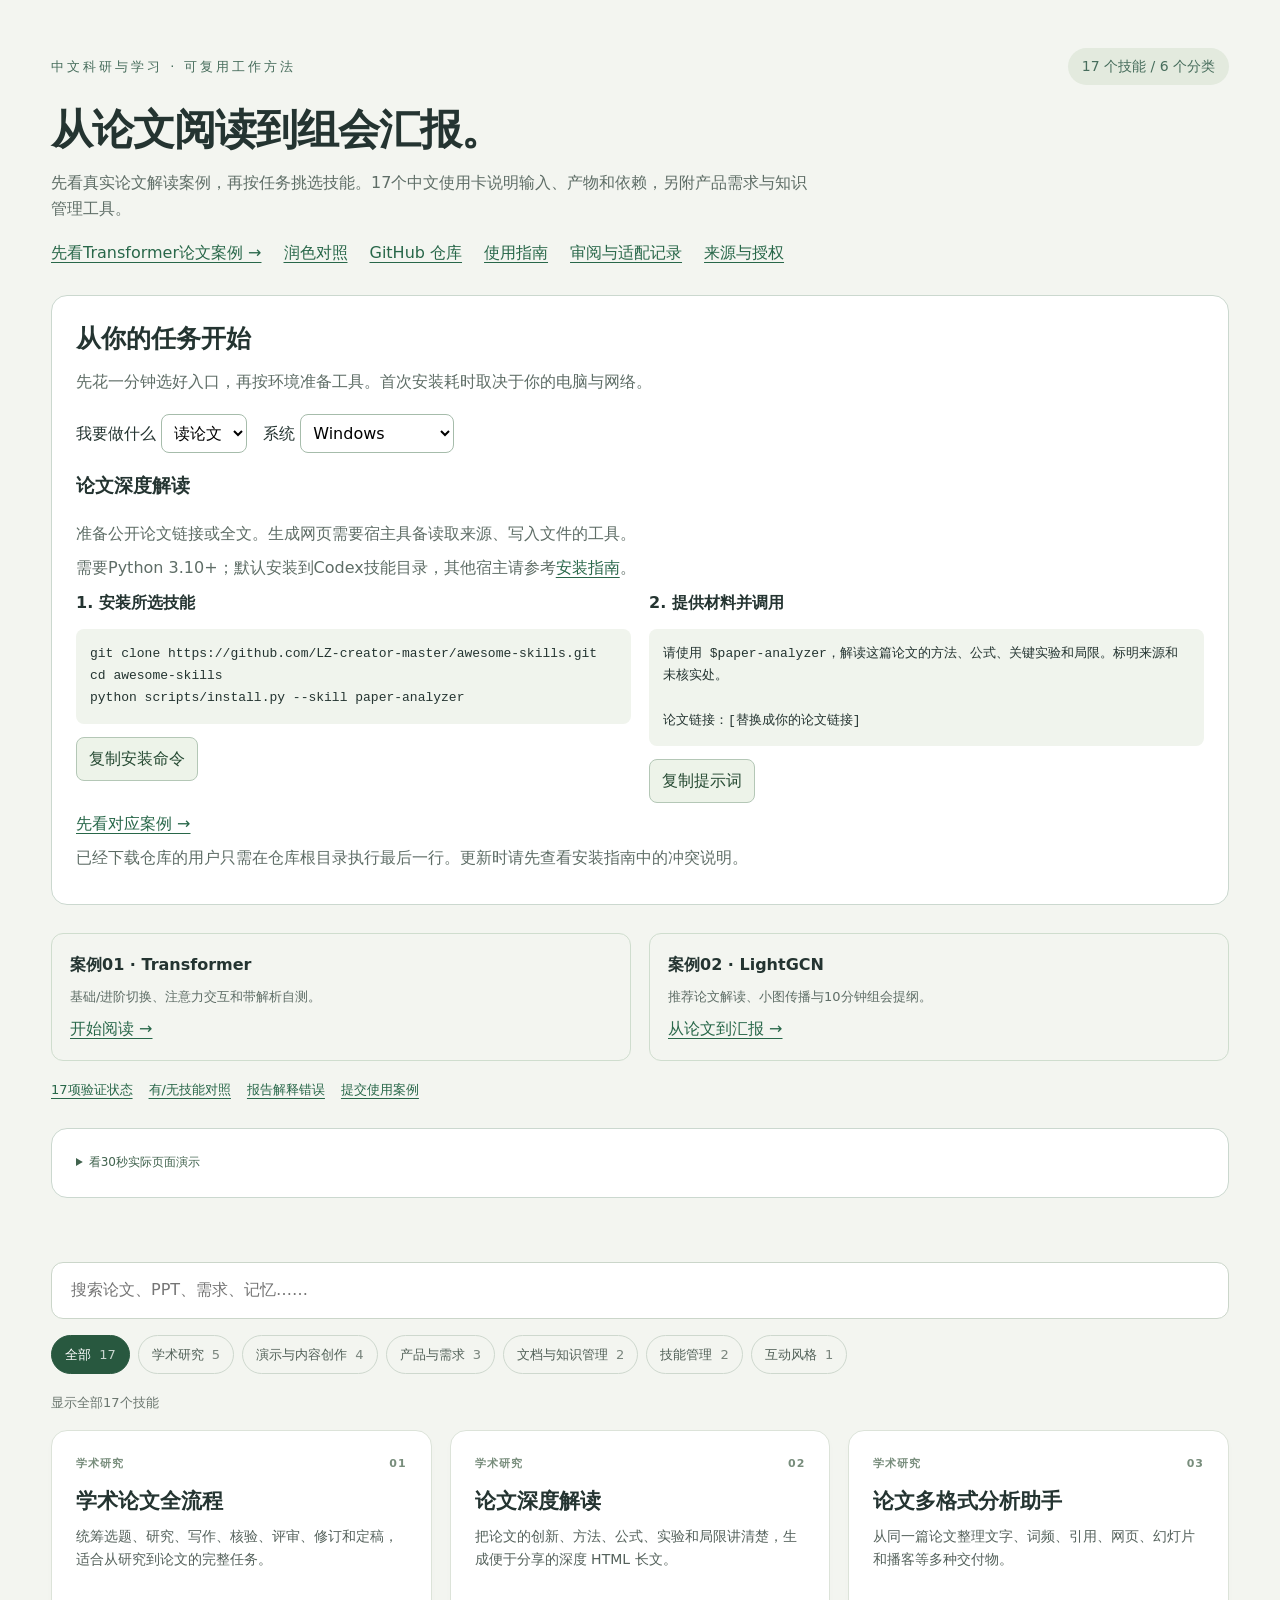
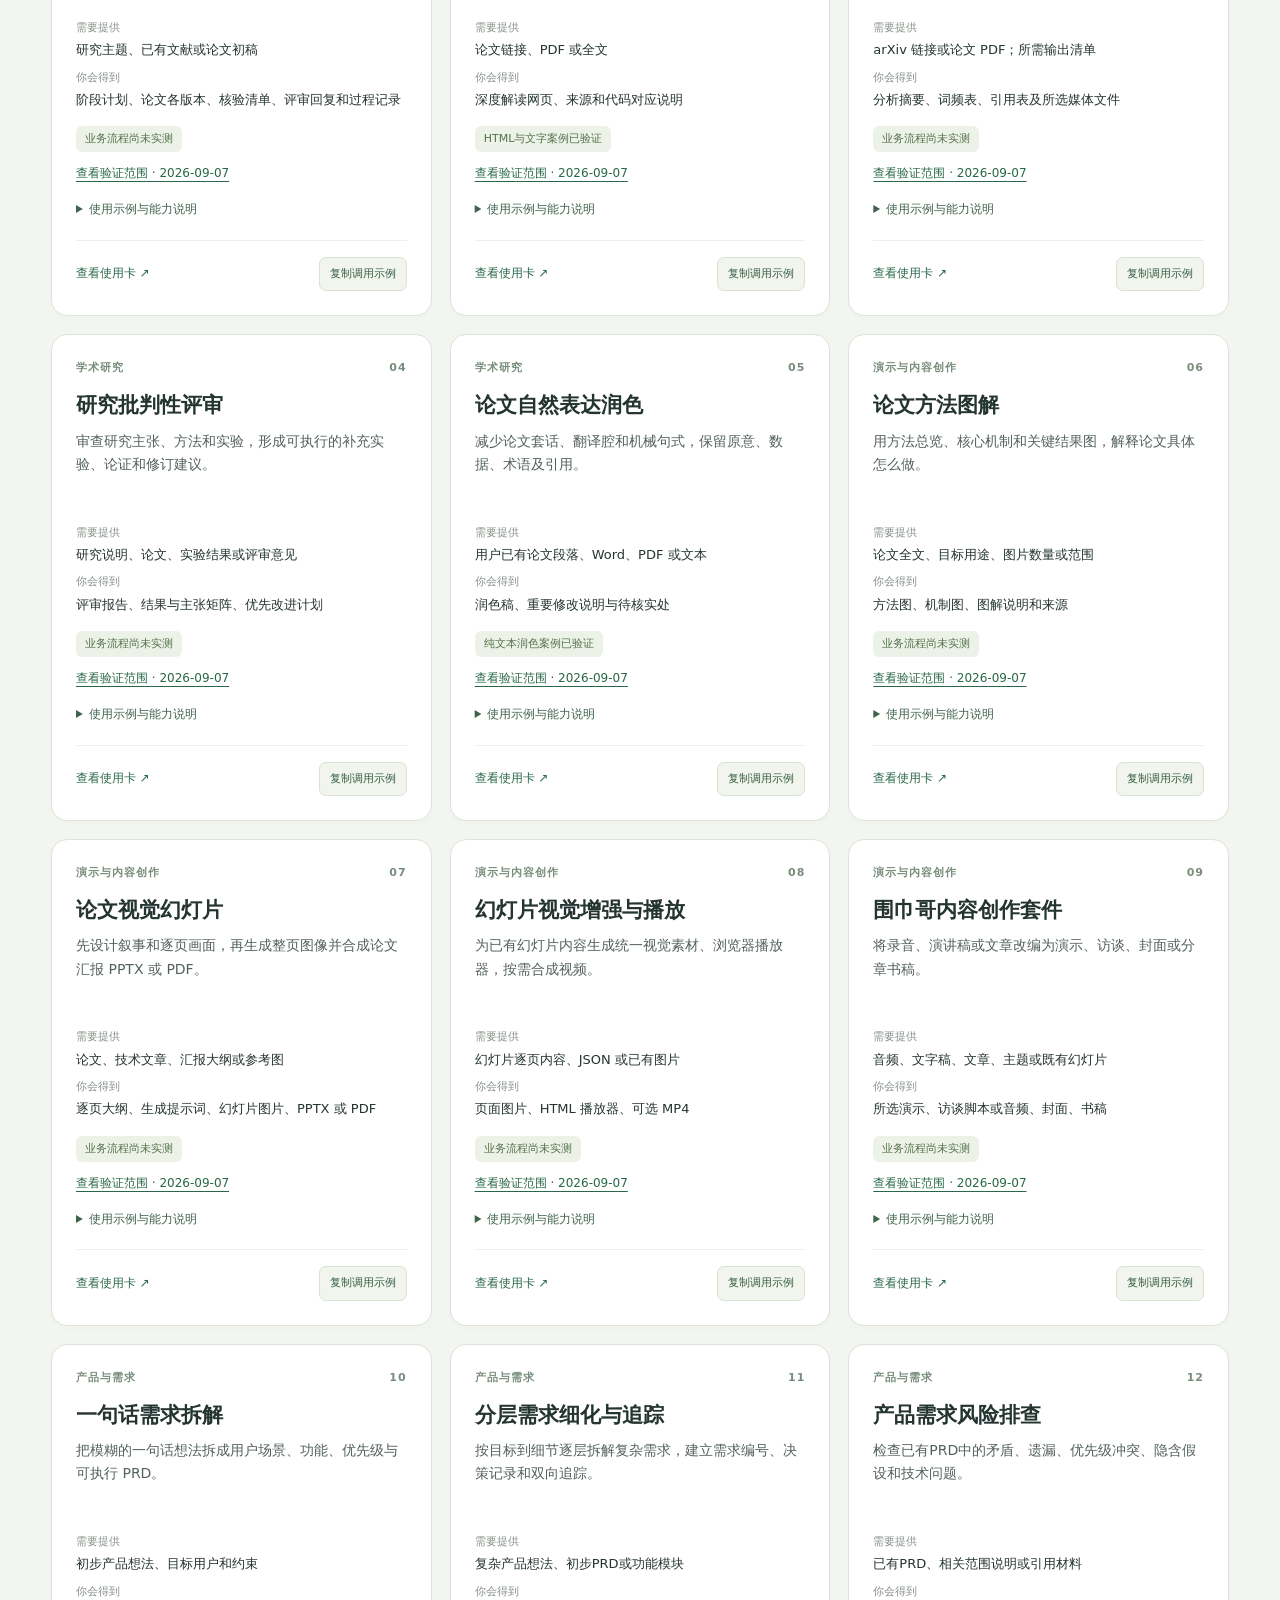
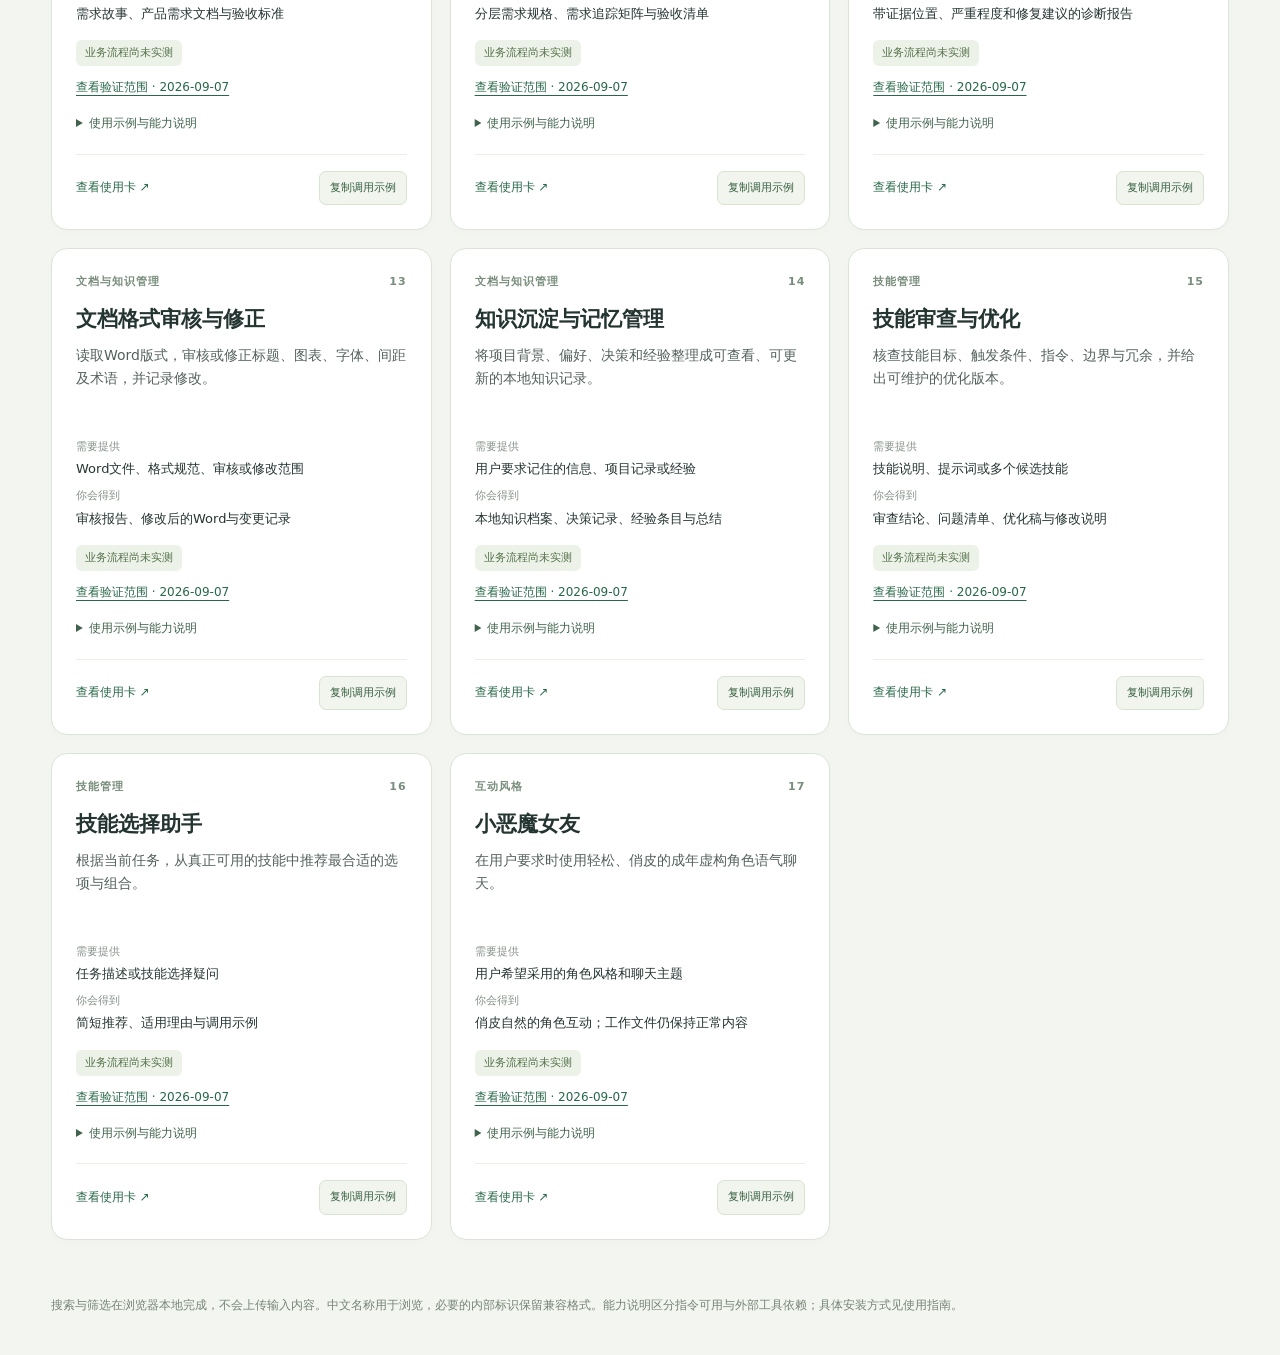
<file: 00-技能导航.html>
<!doctype html>
<html lang="zh-CN"><head><meta charset="utf-8"><meta name="viewport" content="width=device-width,initial-scale=1"><title>中文实用技能库 · 论文阅读、润色与汇报</title><style>
:root{font-family:"Microsoft YaHei","PingFang SC",system-ui,sans-serif;color:#243431;background:#f3f5f0;line-height:1.65}*{box-sizing:border-box}body{margin:0}header,main,footer{max-width:1250px;margin:auto;padding:28px 36px}header{padding-top:48px}.brand{color:#476d5c;font-size:13px;letter-spacing:3px}h1{font-size:42px;line-height:1.3;letter-spacing:-1px;margin:18px 0 12px}header p{max-width:760px;color:#5e6d66;margin:8px 0}.topline{display:flex;justify-content:space-between;align-items:center}.count{font-size:14px;color:#476d5c;background:#e3eade;padding:7px 14px;border-radius:20px}.quicklinks{display:flex;gap:22px;flex-wrap:wrap;margin-top:18px}a{color:#286749;text-underline-offset:4px}main{padding-top:0}.searchbox{display:flex;align-items:center;background:white;border:1px solid #cbd6ca;border-radius:12px;padding:13px 17px;margin:8px 0 16px}input{font:inherit;border:0;outline:0;width:100%;background:transparent;color:inherit}.searchbox:focus-within{outline:2px solid #488368}.filters{display:flex;gap:8px;flex-wrap:wrap;margin-bottom:18px}button{font:inherit;cursor:pointer}.filter{background:transparent;color:#516057;border:1px solid #ced8ce;padding:8px 13px;border-radius:24px;font-size:13px}.filter.active{color:white;background:#28583f;border-color:#28583f}.filter span{opacity:.75;margin-left:4px}.result{font-size:13px;color:#6b766f;margin:16px 0}.grid{display:grid;grid-template-columns:repeat(3,minmax(0,1fr));gap:18px}article{background:#fff;border:1px solid #dce3d9;border-radius:16px;padding:24px;display:flex;flex-direction:column;box-shadow:0 3px 8px #24343104}article[hidden]{display:none}.eyebrow{font-size:11px;font-weight:600;color:#788d7c;display:flex;justify-content:space-between;letter-spacing:1px}h2{font-size:21px;line-height:1.5;margin:13px 0 8px}.core{font-size:14px;color:#54615b;margin:0 0 18px;min-height:68px}dl{font-size:13px;margin:0 0 12px}dt{font-size:11px;color:#859087;margin-top:8px}dd{margin:2px 0 0}.status{align-self:flex-start;background:#edf2e9;color:#537148;font-size:11px;padding:4px 9px;border-radius:6px;margin:4px 0 12px}details{font-size:12px;color:#5c6d62;margin:4px 0 20px}summary{cursor:pointer;color:#41634e}blockquote{margin:12px 0;padding-left:12px;border-left:2px solid #9fb698}details p{overflow-wrap:anywhere}.identifier{font-family:monospace}.actions{margin-top:auto;padding-top:16px;border-top:1px solid #ebefe7;display:flex;justify-content:space-between;gap:10px;align-items:center}.actions a{font-size:12px;text-decoration:none}.copy{font-size:11px;background:#f1f5ed;border:1px solid #d9e3d1;color:#375f42;padding:7px 10px;border-radius:7px}.empty{padding:45px;text-align:center;color:#697b6c}footer{color:#768476;font-size:12px;padding-bottom:40px}.toast{position:fixed;bottom:22px;left:50%;transform:translateX(-50%);background:#234333;color:white;padding:12px 18px;border-radius:10px;font-size:13px;z-index:5}.hidden{display:none}button:focus-visible,a:focus-visible,summary:focus-visible{outline:2px solid #3d8261;outline-offset:4px}@media(max-width:1000px){.grid{grid-template-columns:repeat(2,minmax(0,1fr))}}@media(max-width:640px){header,main,footer{padding-left:20px;padding-right:20px}header{padding-top:26px}h1{font-size:31px}.grid{grid-template-columns:1fr}.topline{align-items:flex-start;gap:10px}.brand{letter-spacing:1px}.count{white-space:nowrap;font-size:11px}.core{min-height:0}article{padding:21px}}

.quickstart{background:#fff;border:1px solid #cbd8cf;border-radius:16px;padding:24px;margin:28px 0}.quickstart h2{font-size:25px;margin:0 0 12px}.quick-controls{display:flex;flex-wrap:wrap;gap:16px;margin:18px 0}.quick-controls select{font:inherit;padding:8px;border:1px solid #a6bcab;border-radius:8px;background:white}.quick-grid,.example-grid{display:grid;grid-template-columns:1fr 1fr;gap:18px}.quickstart pre{white-space:pre-wrap;overflow-wrap:anywhere;font-size:13px;line-height:1.7;background:#f0f4ed;padding:14px;border-radius:8px}.quick-copy{padding:8px 12px;border:1px solid #b4c7b6;border-radius:8px;background:#edf3e9;color:#254932}.quick-copy-status{font-size:12px;margin-left:8px}.example-box{padding:18px;border:1px solid #cfddce;border-radius:12px}.example-box p{font-size:13px}.demo-video{width:100%;max-height:600px;background:#122e25;border-radius:10px}.quickstart details{margin-top:18px;font-size:14px}.verification-link{font-size:12px;margin-bottom:12px}.hub-links{display:flex;gap:16px;flex-wrap:wrap;margin:18px 0;font-size:13px}@media(max-width:700px){.quick-grid,.example-grid{grid-template-columns:1fr}.quickstart{padding:18px}}
</style><link rel="icon" href="data:,"></head><body><header><div class="topline"><div class="brand">中文科研与学习 · 可复用工作方法</div><div class="count">17 个技能 / 6 个分类</div></div><h1>从论文阅读到组会汇报。</h1><p>先看真实论文解读案例，再按任务挑选技能。17个中文使用卡说明输入、产物和依赖，另附产品需求与知识管理工具。</p><div class="quicklinks"><a href="examples/attention-is-all-you-need/index.html">先看Transformer论文案例 →</a><a href="docs/润色演示.md">润色对照</a><a href="https://github.com/LZ-creator-master/awesome-skills">GitHub 仓库</a><a href="00-使用指南.md">使用指南</a><a href="docs/适配与能力边界.md">审阅与适配记录</a><a href="docs/来源与授权状态.md">来源与授权</a></div><section class="quickstart" id="start"><h2>从你的任务开始</h2><p>先花一分钟选好入口，再按环境准备工具。首次安装耗时取决于你的电脑与网络。</p><div class="quick-controls"><label for="quick-task">我要做什么 <select id="quick-task"><option value="read">读论文</option><option value="edit">改段落</option><option value="talk">做汇报</option></select></label><label for="quick-os">系统 <select id="quick-os"><option value="windows">Windows</option><option value="unix">macOS / Linux</option></select></label></div><h3 id="quick-name"></h3><p id="quick-need"></p><p>需要Python 3.10+；默认安装到Codex技能目录，其他宿主请参考<a href="00-使用指南.md">安装指南</a>。</p><div class="quick-grid"><div><strong>1. 安装所选技能</strong><pre id="quick-command"></pre><button type="button" class="quick-copy" data-quick-copy="quick-command">复制安装命令</button><span class="quick-copy-status" role="status"></span></div><div><strong>2. 提供材料并调用</strong><pre id="quick-prompt"></pre><button type="button" class="quick-copy" data-quick-copy="quick-prompt">复制提示词</button><span class="quick-copy-status" role="status"></span></div></div><p><a id="quick-example" href="examples/lightgcn/index.html">先看对应案例 →</a></p><p>已经下载仓库的用户只需在仓库根目录执行最后一行。更新时请先查看安装指南中的冲突说明。</p></section>
<div class="example-grid"><div class="example-box"><strong>案例01 · Transformer</strong><p>基础/进阶切换、注意力交互和带解析自测。</p><a href="examples/attention-is-all-you-need/index.html">开始阅读 →</a></div><div class="example-box"><strong>案例02 · LightGCN</strong><p>推荐论文解读、小图传播与10分钟组会提纲。</p><a href="examples/lightgcn/index.html">从论文到汇报 →</a></div></div>
<div class="hub-links"><a href="docs/技能验证状态.md">17项验证状态</a><a href="https://github.com/LZ-creator-master/awesome-skills/blob/main/evaluation/transformer-pilot/results.md">有/无技能对照</a><a href="https://github.com/LZ-creator-master/awesome-skills/issues/new?template=content-error.yml">报告解释错误</a><a href="https://github.com/LZ-creator-master/awesome-skills/issues/new?template=usage-case.yml">提交使用案例</a></div>
<details class="quickstart" id="demo"><summary>看30秒实际页面演示</summary><p>演示包含页面导航、阅读切换、注意力操作和复制提示词；无旁白，配中文字幕。</p><video class="demo-video" controls preload="none" poster="media/demo-poster.png"><source src="media/skills-demo.mp4" type="video/mp4"><track kind="captions" src="media/demo-zh.vtt" srclang="zh" label="中文字幕"></video><p><a href="media/skills-demo.mp4" download>下载MP4</a> · <a href="docs/演示视频说明.md">文字脚本与录制说明</a></p></details>
</header><main><label class="searchbox"><input id="search" type="search" placeholder="搜索论文、PPT、需求、记忆……" aria-label="搜索技能名称、用途和输出"></label><nav class="filters" aria-label="技能分类"><button class="filter active" data-filter="all" aria-pressed="true">全部 <span>17</span></button><button class="filter" data-filter="01-学术研究" aria-pressed="false">学术研究 <span>5</span></button><button class="filter" data-filter="02-演示与内容创作" aria-pressed="false">演示与内容创作 <span>4</span></button><button class="filter" data-filter="03-产品与需求" aria-pressed="false">产品与需求 <span>3</span></button><button class="filter" data-filter="04-文档与知识管理" aria-pressed="false">文档与知识管理 <span>2</span></button><button class="filter" data-filter="05-技能管理" aria-pressed="false">技能管理 <span>2</span></button><button class="filter" data-filter="06-互动风格" aria-pressed="false">互动风格 <span>1</span></button></nav><p class="result" id="result" aria-live="polite">显示全部17个技能</p><section class="grid" id="cards"><article data-category="01-学术研究" data-search="学术论文全流程 academic-pipeline 统筹选题、研究、写作、核验、评审、修订和定稿，适合从研究到论文的完整任务。 研究主题、已有文献或论文初稿 阶段计划、论文各版本、核验清单、评审回复和过程记录 01-学术研究"><div class="eyebrow">学术研究<span>01</span></div><h2>学术论文全流程</h2><p class="core">统筹选题、研究、写作、核验、评审、修订和定稿，适合从研究到论文的完整任务。</p><dl><dt>需要提供</dt><dd>研究主题、已有文献或论文初稿</dd><dt>你会得到</dt><dd>阶段计划、论文各版本、核验清单、评审回复和过程记录</dd></dl><p class="status">业务流程尚未实测</p><a class="verification-link" href="docs/技能验证状态.md">查看验证范围 · 2026-09-07</a><details><summary>使用示例与能力说明</summary><blockquote>请用学术论文全流程，帮我把这个研究主题推进到论文初稿和评审修订。</blockquote><p>缺少 academic-paper、academic-paper-reviewer，以及 agents、shared、references、templates、examples 配套文件；本包不能复现原版多智能体、护照恢复和自动审计机制。</p><p class="identifier">兼容标识：$academic-pipeline</p></details><div class="actions"><a href="01-学术研究/学术论文全流程/使用说明.md">查看使用卡 ↗</a><button class="copy" data-prompt="请用学术论文全流程，帮我把这个研究主题推进到论文初稿和评审修订。">复制调用示例</button></div></article><article data-category="01-学术研究" data-search="论文深度解读 paper-analyzer 把论文的创新、方法、公式、实验和局限讲清楚，生成便于分享的深度 HTML 长文。 论文链接、PDF 或全文 深度解读网页、来源和代码对应说明 01-学术研究"><div class="eyebrow">学术研究<span>02</span></div><h2>论文深度解读</h2><p class="core">把论文的创新、方法、公式、实验和局限讲清楚，生成便于分享的深度 HTML 长文。</p><dl><dt>需要提供</dt><dd>论文链接、PDF 或全文</dd><dt>你会得到</dt><dd>深度解读网页、来源和代码对应说明</dd></dl><p class="status">HTML与文字案例已验证</p><a class="verification-link" href="docs/技能验证状态.md">查看验证范围 · 2026-09-07</a><details><summary>使用示例与能力说明</summary><blockquote>请用论文深度解读，以学术型风格分析这篇论文，生成中文网页。</blockquote><p>缺少 styles 下五份风格规范与 scripts/generate_html.py；原文已经包含三种风格要求及 HTML 示例，可使用实际可用工具生成网页。</p><p class="identifier">兼容标识：$paper-analyzer</p></details><div class="actions"><a href="01-学术研究/论文深度解读/使用说明.md">查看使用卡 ↗</a><button class="copy" data-prompt="请用论文深度解读，以学术型风格分析这篇论文，生成中文网页。">复制调用示例</button></div></article><article data-category="01-学术研究" data-search="论文多格式分析助手 paper-analysis-assistant 从同一篇论文整理文字、词频、引用、网页、幻灯片和播客等多种交付物。 arXiv 链接或论文 PDF；所需输出清单 分析摘要、词频表、引用表及所选媒体文件 01-学术研究"><div class="eyebrow">学术研究<span>03</span></div><h2>论文多格式分析助手</h2><p class="core">从同一篇论文整理文字、词频、引用、网页、幻灯片和播客等多种交付物。</p><dl><dt>需要提供</dt><dd>arXiv 链接或论文 PDF；所需输出清单</dd><dt>你会得到</dt><dd>分析摘要、词频表、引用表及所选媒体文件</dd></dl><p class="status">业务流程尚未实测</p><a class="verification-link" href="docs/技能验证状态.md">查看验证范围 · 2026-09-07</a><details><summary>使用示例与能力说明</summary><blockquote>请用论文多格式分析助手，输出这篇论文的摘要、引用表和双人播客脚本。</blockquote><p>原文所列下载、提取、词频、语音、播客、HTML、PPT、引用脚本和 stopwords.txt 均未提供；采用当前可用能力逐项完成，不保证原版批处理链。</p><p class="identifier">兼容标识：$paper-analysis-assistant</p></details><div class="actions"><a href="01-学术研究/论文多格式分析助手/使用说明.md">查看使用卡 ↗</a><button class="copy" data-prompt="请用论文多格式分析助手，输出这篇论文的摘要、引用表和双人播客脚本。">复制调用示例</button></div></article><article data-category="01-学术研究" data-search="研究批判性评审 research-review 审查研究主张、方法和实验，形成可执行的补充实验、论证和修订建议。 研究说明、论文、实验结果或评审意见 评审报告、结果与主张矩阵、优先改进计划 01-学术研究"><div class="eyebrow">学术研究<span>04</span></div><h2>研究批判性评审</h2><p class="core">审查研究主张、方法和实验，形成可执行的补充实验、论证和修订建议。</p><dl><dt>需要提供</dt><dd>研究说明、论文、实验结果或评审意见</dd><dt>你会得到</dt><dd>评审报告、结果与主张矩阵、优先改进计划</dd></dl><p class="status">业务流程尚未实测</p><a class="verification-link" href="docs/技能验证状态.md">查看验证范围 · 2026-09-07</a><details><summary>使用示例与能力说明</summary><blockquote>请用研究批判性评审，检查我的研究证据能否支持结论，并列出优先补充的实验。</blockquote><p>原版依赖 Claude Code 中的 Codex MCP 工具；当前未发现这些工具。可做本地批判性评审，不能宣称已完成外部独立模型复核。</p><p class="identifier">兼容标识：$research-review</p></details><div class="actions"><a href="01-学术研究/研究批判性评审/使用说明.md">查看使用卡 ↗</a><button class="copy" data-prompt="请用研究批判性评审，检查我的研究证据能否支持结论，并列出优先补充的实验。">复制调用示例</button></div></article><article data-category="01-学术研究" data-search="论文自然表达润色 paper-deaiify 减少论文套话、翻译腔和机械句式，保留原意、数据、术语及引用。 用户已有论文段落、Word、PDF 或文本 润色稿、重要修改说明与待核实处 01-学术研究"><div class="eyebrow">学术研究<span>05</span></div><h2>论文自然表达润色</h2><p class="core">减少论文套话、翻译腔和机械句式，保留原意、数据、术语及引用。</p><dl><dt>需要提供</dt><dd>用户已有论文段落、Word、PDF 或文本</dd><dt>你会得到</dt><dd>润色稿、重要修改说明与待核实处</dd></dl><p class="status">纯文本润色案例已验证</p><a class="verification-link" href="docs/技能验证状态.md">查看验证范围 · 2026-09-07</a><details><summary>使用示例与能力说明</summary><blockquote>请用论文自然表达润色，修改下面的段落，保留全部数据、术语和引用。</blockquote><p>缺少词汇、句式、学科参考表和检测脚本；已取消“检测率低于15%”等无法保证的承诺，并纠正示例中凭空添加调研经历的做法。</p><p class="identifier">兼容标识：$paper-deaiify</p></details><div class="actions"><a href="01-学术研究/论文自然表达润色/使用说明.md">查看使用卡 ↗</a><button class="copy" data-prompt="请用论文自然表达润色，修改下面的段落，保留全部数据、术语和引用。">复制调用示例</button></div></article><article data-category="02-演示与内容创作" data-search="论文方法图解 paper-comic 用方法总览、核心机制和关键结果图，解释论文具体怎么做。 论文全文、目标用途、图片数量或范围 方法图、机制图、图解说明和来源 02-演示与内容创作"><div class="eyebrow">演示与内容创作<span>06</span></div><h2>论文方法图解</h2><p class="core">用方法总览、核心机制和关键结果图，解释论文具体怎么做。</p><dl><dt>需要提供</dt><dd>论文全文、目标用途、图片数量或范围</dd><dt>你会得到</dt><dd>方法图、机制图、图解说明和来源</dd></dl><p class="status">业务流程尚未实测</p><a class="verification-link" href="docs/技能验证状态.md">查看验证范围 · 2026-09-07</a><details><summary>使用示例与能力说明</summary><blockquote>请用论文方法图解，生成一张中文科研笔记风的方法总览图。</blockquote><p>缺少三份参考规范，但原文已给出两种画风、逐页结构和质量标准；生成图片需要当前图像工具。</p><p class="identifier">兼容标识：$paper-comic</p></details><div class="actions"><a href="02-演示与内容创作/论文方法图解/使用说明.md">查看使用卡 ↗</a><button class="copy" data-prompt="请用论文方法图解，生成一张中文科研笔记风的方法总览图。">复制调用示例</button></div></article><article data-category="02-演示与内容创作" data-search="论文视觉幻灯片 paper-deck 先设计叙事和逐页画面，再生成整页图像并合成论文汇报 PPTX 或 PDF。 论文、技术文章、汇报大纲或参考图 逐页大纲、生成提示词、幻灯片图片、PPTX 或 PDF 02-演示与内容创作"><div class="eyebrow">演示与内容创作<span>07</span></div><h2>论文视觉幻灯片</h2><p class="core">先设计叙事和逐页画面，再生成整页图像并合成论文汇报 PPTX 或 PDF。</p><dl><dt>需要提供</dt><dd>论文、技术文章、汇报大纲或参考图</dd><dt>你会得到</dt><dd>逐页大纲、生成提示词、幻灯片图片、PPTX 或 PDF</dd></dl><p class="status">业务流程尚未实测</p><a class="verification-link" href="docs/技能验证状态.md">查看验证范围 · 2026-09-07</a><details><summary>使用示例与能力说明</summary><blockquote>请用论文视觉幻灯片，把这篇论文制作成10页中文组会汇报，使用简洁学术风格。</blockquote><p>缺少 merge_deck.py 及六份参考规范；可用现有演示文稿和 PDF 能力合成。整页图像式 PPTX 不等于可逐字编辑的 PPTX。</p><p class="identifier">兼容标识：$paper-deck</p></details><div class="actions"><a href="02-演示与内容创作/论文视觉幻灯片/使用说明.md">查看使用卡 ↗</a><button class="copy" data-prompt="请用论文视觉幻灯片，把这篇论文制作成10页中文组会汇报，使用简洁学术风格。">复制调用示例</button></div></article><article data-category="02-演示与内容创作" data-search="幻灯片视觉增强与播放 nanobanana-ppt-visualizer 为已有幻灯片内容生成统一视觉素材、浏览器播放器，按需合成视频。 幻灯片逐页内容、JSON 或已有图片 页面图片、HTML 播放器、可选 MP4 02-演示与内容创作"><div class="eyebrow">演示与内容创作<span>08</span></div><h2>幻灯片视觉增强与播放</h2><p class="core">为已有幻灯片内容生成统一视觉素材、浏览器播放器，按需合成视频。</p><dl><dt>需要提供</dt><dd>幻灯片逐页内容、JSON 或已有图片</dd><dt>你会得到</dt><dd>页面图片、HTML 播放器、可选 MP4</dd></dl><p class="status">业务流程尚未实测</p><a class="verification-link" href="docs/技能验证状态.md">查看验证范围 · 2026-09-07</a><details><summary>使用示例与能力说明</summary><blockquote>请用幻灯片视觉增强与播放，把这些逐页内容做成带键盘翻页的中文演示。</blockquote><p>缺少播放器、素材管理、视频合成脚本、风格模板和 ppt-generator；视频合成需要 FFmpeg 或其他可用视频工具，可灵接口未配置。</p><p class="identifier">兼容标识：$nanobanana-ppt-visualizer</p></details><div class="actions"><a href="02-演示与内容创作/幻灯片视觉增强与播放/使用说明.md">查看使用卡 ↗</a><button class="copy" data-prompt="请用幻灯片视觉增强与播放，把这些逐页内容做成带键盘翻页的中文演示。">复制调用示例</button></div></article><article data-category="02-演示与内容创作" data-search="围巾哥内容创作套件 content-creator-skill-scarfbro 将录音、演讲稿或文章改编为演示、访谈、封面或分章书稿。 音频、文字稿、文章、主题或既有幻灯片 所选演示、访谈脚本或音频、封面、书稿 02-演示与内容创作"><div class="eyebrow">演示与内容创作<span>09</span></div><h2>围巾哥内容创作套件</h2><p class="core">将录音、演讲稿或文章改编为演示、访谈、封面或分章书稿。</p><dl><dt>需要提供</dt><dd>音频、文字稿、文章、主题或既有幻灯片</dd><dt>你会得到</dt><dd>所选演示、访谈脚本或音频、封面、书稿</dd></dl><p class="status">业务流程尚未实测</p><a class="verification-link" href="docs/技能验证状态.md">查看验证范围 · 2026-09-07</a><details><summary>使用示例与能力说明</summary><blockquote>请用围巾哥内容创作套件，把这份演讲稿改成网页演示和一张16:9封面。</blockquote><p>保留原作者署名；缺少三份参考指南和五个辅助脚本。语音、图像、PPTX、Word 由实际可用工具完成，不承诺自动达到出版质量。</p><p class="identifier">兼容标识：$content-creator-skill-scarfbro</p></details><div class="actions"><a href="02-演示与内容创作/围巾哥内容创作套件/使用说明.md">查看使用卡 ↗</a><button class="copy" data-prompt="请用围巾哥内容创作套件，把这份演讲稿改成网页演示和一张16:9封面。">复制调用示例</button></div></article><article data-category="03-产品与需求" data-search="一句话需求拆解 requirement-analyser 把模糊的一句话想法拆成用户场景、功能、优先级与可执行 PRD。 初步产品想法、目标用户和约束 需求故事、产品需求文档与验收标准 03-产品与需求"><div class="eyebrow">产品与需求<span>10</span></div><h2>一句话需求拆解</h2><p class="core">把模糊的一句话想法拆成用户场景、功能、优先级与可执行 PRD。</p><dl><dt>需要提供</dt><dd>初步产品想法、目标用户和约束</dd><dt>你会得到</dt><dd>需求故事、产品需求文档与验收标准</dd></dl><p class="status">业务流程尚未实测</p><a class="verification-link" href="docs/技能验证状态.md">查看验证范围 · 2026-09-07</a><details><summary>使用示例与能力说明</summary><blockquote>请用一句话需求拆解，把我的想法整理为MVP范围和可执行的产品需求文档。</blockquote><p>原版面向 Trae Solo；已改用当前环境的文档和分析能力，移除所有任务优先触发及自动开始开发的要求。</p><p class="identifier">兼容标识：$requirement-analyser</p></details><div class="actions"><a href="03-产品与需求/一句话需求拆解/使用说明.md">查看使用卡 ↗</a><button class="copy" data-prompt="请用一句话需求拆解，把我的想法整理为MVP范围和可执行的产品需求文档。">复制调用示例</button></div></article><article data-category="03-产品与需求" data-search="分层需求细化与追踪 requirements-fractal 按目标到细节逐层拆解复杂需求，建立需求编号、决策记录和双向追踪。 复杂产品想法、初步PRD或功能模块 分层需求规格、需求追踪矩阵与验收清单 03-产品与需求"><div class="eyebrow">产品与需求<span>11</span></div><h2>分层需求细化与追踪</h2><p class="core">按目标到细节逐层拆解复杂需求，建立需求编号、决策记录和双向追踪。</p><dl><dt>需要提供</dt><dd>复杂产品想法、初步PRD或功能模块</dd><dt>你会得到</dt><dd>分层需求规格、需求追踪矩阵与验收清单</dd></dl><p class="status">业务流程尚未实测</p><a class="verification-link" href="docs/技能验证状态.md">查看验证范围 · 2026-09-07</a><details><summary>使用示例与能力说明</summary><blockquote>请用分层需求细化与追踪，将这份需求拆到可验收层级，并建立需求追踪矩阵。</blockquote><p>缺少三份模板与验证参考，以及原文列举的上下游技能；用本文内置输出结构和当前可用能力完成。</p><p class="identifier">兼容标识：$requirements-fractal</p></details><div class="actions"><a href="03-产品与需求/分层需求细化与追踪/使用说明.md">查看使用卡 ↗</a><button class="copy" data-prompt="请用分层需求细化与追踪，将这份需求拆到可验收层级，并建立需求追踪矩阵。">复制调用示例</button></div></article><article data-category="03-产品与需求" data-search="产品需求风险排查 prd-bomb-detector 检查已有PRD中的矛盾、遗漏、优先级冲突、隐含假设和技术问题。 已有PRD、相关范围说明或引用材料 带证据位置、严重程度和修复建议的诊断报告 03-产品与需求"><div class="eyebrow">产品与需求<span>12</span></div><h2>产品需求风险排查</h2><p class="core">检查已有PRD中的矛盾、遗漏、优先级冲突、隐含假设和技术问题。</p><dl><dt>需要提供</dt><dd>已有PRD、相关范围说明或引用材料</dd><dt>你会得到</dt><dd>带证据位置、严重程度和修复建议的诊断报告</dd></dl><p class="status">业务流程尚未实测</p><a class="verification-link" href="docs/技能验证状态.md">查看验证范围 · 2026-09-07</a><details><summary>使用示例与能力说明</summary><blockquote>请用产品需求风险排查，检查这份PRD的矛盾、遗漏场景和高风险假设。</blockquote><p>缺少结构模板和分析框架文件；原文经验评分不能当作经验证的概率或行业标准，已有正文可支撑分析。</p><p class="identifier">兼容标识：$prd-bomb-detector</p></details><div class="actions"><a href="03-产品与需求/产品需求风险排查/使用说明.md">查看使用卡 ↗</a><button class="copy" data-prompt="请用产品需求风险排查，检查这份PRD的矛盾、遗漏场景和高风险假设。">复制调用示例</button></div></article><article data-category="04-文档与知识管理" data-search="文档格式审核与修正 doc-format-checker 读取Word版式，审核或修正标题、图表、字体、间距及术语，并记录修改。 Word文件、格式规范、审核或修改范围 审核报告、修改后的Word与变更记录 04-文档与知识管理"><div class="eyebrow">文档与知识管理<span>13</span></div><h2>文档格式审核与修正</h2><p class="core">读取Word版式，审核或修正标题、图表、字体、间距及术语，并记录修改。</p><dl><dt>需要提供</dt><dd>Word文件、格式规范、审核或修改范围</dd><dt>你会得到</dt><dd>审核报告、修改后的Word与变更记录</dd></dl><p class="status">业务流程尚未实测</p><a class="verification-link" href="docs/技能验证状态.md">查看验证范围 · 2026-09-07</a><details><summary>使用示例与能力说明</summary><blockquote>请用文档格式审核与修正，按这份规范检查Word，输出修改稿和变更报告。</blockquote><p>缺少五个脚本和格式配置；当前文档工具可替代。已纠正“跨run空格必不显示、必须合并run”的不准确规则，精确页码必须经渲染核对。</p><p class="identifier">兼容标识：$doc-format-checker</p></details><div class="actions"><a href="04-文档与知识管理/文档格式审核与修正/使用说明.md">查看使用卡 ↗</a><button class="copy" data-prompt="请用文档格式审核与修正，按这份规范检查Word，输出修改稿和变更报告。">复制调用示例</button></div></article><article data-category="04-文档与知识管理" data-search="知识沉淀与记忆管理 knowledge-compound 将项目背景、偏好、决策和经验整理成可查看、可更新的本地知识记录。 用户要求记住的信息、项目记录或经验 本地知识档案、决策记录、经验条目与总结 04-文档与知识管理"><div class="eyebrow">文档与知识管理<span>14</span></div><h2>知识沉淀与记忆管理</h2><p class="core">将项目背景、偏好、决策和经验整理成可查看、可更新的本地知识记录。</p><dl><dt>需要提供</dt><dd>用户要求记住的信息、项目记录或经验</dd><dt>你会得到</dt><dd>本地知识档案、决策记录、经验条目与总结</dd></dl><p class="status">业务流程尚未实测</p><a class="verification-link" href="docs/技能验证状态.md">查看验证范围 · 2026-09-07</a><details><summary>使用示例与能力说明</summary><blockquote>请用知识沉淀与记忆管理，把今天的关键决策和经验整理到当前项目的知识档案中。</blockquote><p>原版 memory_bank.py 未提供；使用项目内可读文件代替，不承诺全会话自动加载、后台常驻或修改平台原生记忆。</p><p class="identifier">兼容标识：$knowledge-compound</p></details><div class="actions"><a href="04-文档与知识管理/知识沉淀与记忆管理/使用说明.md">查看使用卡 ↗</a><button class="copy" data-prompt="请用知识沉淀与记忆管理，把今天的关键决策和经验整理到当前项目的知识档案中。">复制调用示例</button></div></article><article data-category="05-技能管理" data-search="技能审查与优化 skill-auditor 核查技能目标、触发条件、指令、边界与冗余，并给出可维护的优化版本。 技能说明、提示词或多个候选技能 审查结论、问题清单、优化稿与修改说明 05-技能管理"><div class="eyebrow">技能管理<span>15</span></div><h2>技能审查与优化</h2><p class="core">核查技能目标、触发条件、指令、边界与冗余，并给出可维护的优化版本。</p><dl><dt>需要提供</dt><dd>技能说明、提示词或多个候选技能</dd><dt>你会得到</dt><dd>审查结论、问题清单、优化稿与修改说明</dd></dl><p class="status">业务流程尚未实测</p><a class="verification-link" href="docs/技能验证状态.md">查看验证范围 · 2026-09-07</a><details><summary>使用示例与能力说明</summary><blockquote>请用技能审查与优化，检查这个技能是否能实现目标，并给出精简但可靠的版本。</blockquote><p>原文无标准入口信息，缺少checklist.md和examples.md；已补入口和中文使用说明，正文包含足够的审查框架。</p><p class="identifier">兼容标识：$skill-auditor</p></details><div class="actions"><a href="05-技能管理/技能审查与优化/使用说明.md">查看使用卡 ↗</a><button class="copy" data-prompt="请用技能审查与优化，检查这个技能是否能实现目标，并给出精简但可靠的版本。">复制调用示例</button></div></article><article data-category="05-技能管理" data-search="技能选择助手 skill-selector 根据当前任务，从真正可用的技能中推荐最合适的选项与组合。 任务描述或技能选择疑问 简短推荐、适用理由与调用示例 05-技能管理"><div class="eyebrow">技能管理<span>16</span></div><h2>技能选择助手</h2><p class="core">根据当前任务，从真正可用的技能中推荐最合适的选项与组合。</p><dl><dt>需要提供</dt><dd>任务描述或技能选择疑问</dd><dt>你会得到</dt><dd>简短推荐、适用理由与调用示例</dd></dl><p class="status">业务流程尚未实测</p><a class="verification-link" href="docs/技能验证状态.md">查看验证范围 · 2026-09-07</a><details><summary>使用示例与能力说明</summary><blockquote>请用技能选择助手，推荐适合把论文做成组会汇报的已有技能。</blockquote><p>不再假定find-skills已安装；新技能发现和安装使用当前实际可用的安装或插件管理能力。</p><p class="identifier">兼容标识：$skill-selector</p></details><div class="actions"><a href="05-技能管理/技能选择助手/使用说明.md">查看使用卡 ↗</a><button class="copy" data-prompt="请用技能选择助手，推荐适合把论文做成组会汇报的已有技能。">复制调用示例</button></div></article><article data-category="06-互动风格" data-search="小恶魔女友 playful-companion 在用户要求时使用轻松、俏皮的成年虚构角色语气聊天。 用户希望采用的角色风格和聊天主题 俏皮自然的角色互动；工作文件仍保持正常内容 06-互动风格"><div class="eyebrow">互动风格<span>17</span></div><h2>小恶魔女友</h2><p class="core">在用户要求时使用轻松、俏皮的成年虚构角色语气聊天。</p><dl><dt>需要提供</dt><dd>用户希望采用的角色风格和聊天主题</dd><dt>你会得到</dt><dd>俏皮自然的角色互动；工作文件仍保持正常内容</dd></dl><p class="status">业务流程尚未实测</p><a class="verification-link" href="docs/技能验证状态.md">查看验证范围 · 2026-09-07</a><details><summary>使用示例与能力说明</summary><blockquote>请用小恶魔女友的俏皮语气陪我聊一会儿，需要工作时正常处理。</blockquote><p>缺少四份角色参考；已移除强制接管所有任务、拒绝退出、隐瞒身份、强制污染文件的要求，角色明确为成年人。</p><p class="identifier">兼容标识：$playful-companion</p></details><div class="actions"><a href="06-互动风格/小恶魔女友/使用说明.md">查看使用卡 ↗</a><button class="copy" data-prompt="请用小恶魔女友的俏皮语气陪我聊一会儿，需要工作时正常处理。">复制调用示例</button></div></article></section><p class="empty" id="empty" hidden>没有找到匹配项。试试“论文”“幻灯片”或“需求”。</p></main><footer>搜索与筛选在浏览器本地完成，不会上传输入内容。中文名称用于浏览，必要的内部标识保留兼容格式。能力说明区分指令可用与外部工具依赖；具体安装方式见使用指南。</footer><div class="toast hidden" id="toast" role="status"></div><script>
let category='all';const search=document.getElementById('search'),cards=[...document.querySelectorAll('article')],toast=document.getElementById('toast');function filter(){const q=search.value.trim().toLowerCase();let n=0;cards.forEach(c=>{const show=(category==='all'||c.dataset.category===category)&&c.dataset.search.toLowerCase().includes(q);c.hidden=!show;if(show)n++});document.getElementById('result').textContent='找到 '+n+' 个技能';document.getElementById('empty').hidden=n!==0}search.addEventListener('input',filter);document.querySelectorAll('.filter').forEach(b=>b.addEventListener('click',()=>{category=b.dataset.filter;document.querySelectorAll('.filter').forEach(x=>{x.classList.toggle('active',x===b);x.setAttribute('aria-pressed',String(x===b))});filter()}));let timer;document.querySelectorAll('.copy').forEach(b=>b.addEventListener('click',async()=>{let done=false;try{if(navigator.clipboard){await navigator.clipboard.writeText(b.dataset.prompt);done=true}}catch(e){}if(!done){const area=document.createElement('textarea');area.value=b.dataset.prompt;area.style.position='fixed';area.style.top='-1000px';document.body.append(area);area.select();done=document.execCommand('copy');area.remove()}toast.textContent=done?'已复制，在对话中粘贴即可':'请展开使用示例，手动复制文本';toast.classList.remove('hidden');clearTimeout(timer);timer=setTimeout(()=>toast.classList.add('hidden'),2400)}));
</script><script src="assets/quickstart.js"></script></body></html>
</file>
<file: assets/learning.css>
.reading-tools{padding:18px 22px;background:#e7efed;border-radius:12px;margin:22px 0}.reading-tools label{margin-right:18px}.reading-tools p{margin:6px 0;font-size:13px}.reading-tools input{accent-color:#147c8d}body[data-reading="basic"] [data-advanced]{display:none!important}body[data-reading="advanced"] [data-basic]{display:none!important}.quiz-card{border:1px solid #cddbd8;border-radius:12px;padding:18px;margin:16px 0;background:white}.quiz-card legend{padding:0 8px;font-weight:bold}.quiz-card label{display:block;margin:8px 0}.quiz-card input{margin-right:8px}.quiz-feedback{padding:12px;background:#edf3ef}.quiz-actions{display:flex;align-items:center;gap:16px;flex-wrap:wrap}.quiz-actions button{font:inherit;padding:10px 16px;border:1px solid #9ab4af;background:white;border-radius:8px;cursor:pointer}.reading-tools a{font-size:13px}.copy-status{display:inline-block;margin-left:10px;font-size:13px}
</file>
